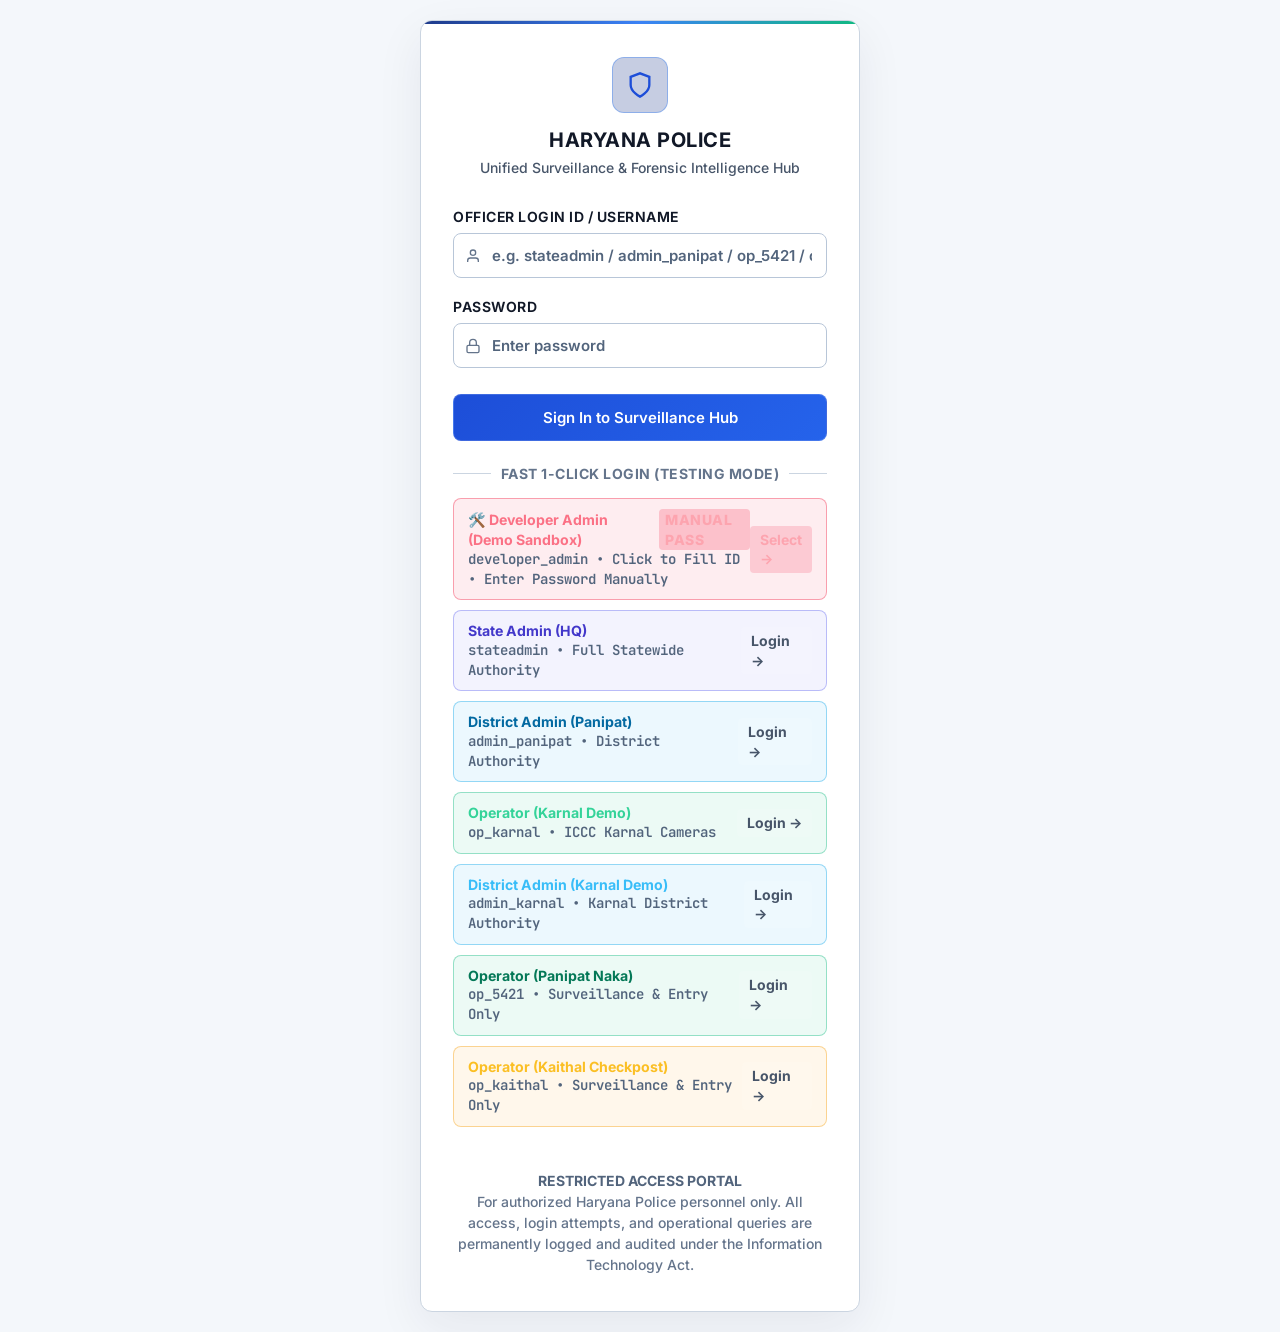
<file: static/login.html>
<!DOCTYPE html>

<html lang="en">
<head>
<meta charset="utf-8"/>
<meta content="width=device-width, initial-scale=1.0" name="viewport"/>
<title>Haryana Police - Official Surveillance Portal Login</title>
<link href="https://fonts.googleapis.com/css2?family=Inter:wght@300;400;500;600;700;800&amp;family=JetBrains+Mono:wght@500;700&amp;display=swap" rel="stylesheet"/>
<style>
        :root {
            --bg-body: #f4f7fb;
            --bg-card: #ffffff;
            --border-color: #e2e8f0;
            --border-highlight: #3b82f6;
            --text-primary: #172033;
            --text-secondary: #52647c;
            --text-muted: #64748b;
            --font-main: 'Inter', -apple-system, BlinkMacSystemFont, sans-serif;
            --font-mono: 'JetBrains Mono', monospace;
        }

        * {
            box-sizing: border-box;
            margin: 0;
            padding: 0;
        }

        body {
            font-family: var(--font-main);
            background-color: var(--bg-body);
            color: var(--text-primary);
            min-height: 100vh;
            display: flex;
            align-items: center;
            justify-content: center;
            padding: 20px;
            background-image: 
                radial-gradient(circle at 50% 15%, rgba(30, 58, 138, 0.22) 0%, transparent 60%),
                radial-gradient(circle at 80% 80%, rgba(241,245,249,0.4) 0%, transparent 50%);
        }

        .login-wrapper {
            width: 100%;
            max-width: 440px;
        }

        .login-card {
            background: #ffffff;
            border: 1px solid rgba(255, 255, 255, 0.1);
            border-radius: 12px;
            padding: 36px 32px;
            box-shadow: 0 20px 40px -15px rgba(0, 0, 0, 0.8), 0 0 0 1px rgba(255, 255, 255, 0.05);
            position: relative;
            overflow: hidden;
        }

        .login-card::before {
            content: '';
            position: absolute;
            top: 0;
            left: 0;
            right: 0;
            height: 3px;
            background: linear-gradient(90deg, #1e3a8a, #3b82f6, #10b981);
        }

        .brand-header {
            text-align: center;
            margin-bottom: 28px;
        }

        .police-badge-icon {
            width: 56px;
            height: 56px;
            margin: 0 auto 14px;
            background: rgba(30, 58, 138, 0.25);
            border: 1px solid rgba(59, 130, 246, 0.4);
            border-radius: 12px;
            display: flex;
            align-items: center;
            justify-content: center;
            color: #1d4ed8;
        }

        .brand-header h1 {
            font-size: 1.25rem;
            font-weight: 800;
            letter-spacing: 0.5px;
            color: #ffffff;
            margin-bottom: 4px;
            text-transform: uppercase;
        }

        .brand-header .subtitle {
            font-size: 0.875rem;
            color: var(--text-secondary);
            font-weight: 500;
        }

        .form-group {
            margin-bottom: 18px;
        }

        .form-group label {
            display: block;
            font-size: 0.875rem;
            font-weight: 700;
            color: #475569;
            margin-bottom: 6px;
            text-transform: uppercase;
            letter-spacing: 0.5px;
        }

        .input-wrap {
            position: relative;
        }

        .input-wrap svg {
            position: absolute;
            left: 12px;
            top: 50%;
            transform: translateY(-50%);
            color: #64748b;
        }

        .form-control {
            width: 100%;
            padding: 11px 14px 11px 38px;
            background: #f4f7fb;
            border: 1px solid var(--border-color);
            border-radius: 8px;
            color: #ffffff;
            font-size: 0.9825rem;
            font-family: inherit;
            transition: all 0.2s ease;
        }

        .form-control:focus {
            outline: none;
            border-color: #3b82f6;
            box-shadow: 0 0 0 3px rgba(59, 130, 246, 0.2);
            background: #f8fafc;
        }

        .btn-login {
            width: 100%;
            padding: 12px;
            background: linear-gradient(135deg, #1d4ed8, #2563eb);
            border: 1px solid rgba(255, 255, 255, 0.15);
            border-radius: 8px;
            color: #ffffff;
            font-weight: 700;
            font-size: 1.0125rem;
            cursor: pointer;
            transition: all 0.2s ease;
            margin-top: 8px;
        }

        .btn-login:hover {
            background: linear-gradient(135deg, #2563eb, #3b82f6);
            transform: translateY(-1px);
            box-shadow: 0 4px 12px rgba(37, 99, 235, 0.35);
        }

        .btn-login:disabled {
            opacity: 0.6;
            cursor: not-allowed;
            transform: none;
        }

        .login-error {
            background: rgba(239, 68, 68, 0.12);
            border: 1px solid rgba(239, 68, 68, 0.3);
            border-radius: 6px;
            padding: 10px 14px;
            color: #b91c1c;
            font-size: 0.875rem;
            margin-bottom: 18px;
            display: none;
        }

        .security-notice {
            margin-top: 24px;
            padding-top: 18px;
            border-top: 1px solid rgba(255, 255, 255, 0.08);
            font-size: 0.875rem;
            line-height: 1.5;
            color: var(--text-muted);
            text-align: center;
        }

        .security-notice strong {
            color: #52647c;
        }

        .quick-login-divider {
            display: flex;
            align-items: center;
            text-align: center;
            margin: 22px 0 14px 0;
            color: #64748b;
            font-size: 0.875rem;
            font-weight: 700;
            letter-spacing: 0.5px;
            text-transform: uppercase;
        }

        .quick-login-divider::before,
        .quick-login-divider::after {
            content: '';
            flex: 1;
            border-bottom: 1px solid var(--border-color);
        }

        .quick-login-divider span {
            padding: 0 10px;
        }

        .quick-login-grid {
            display: grid;
            grid-template-columns: 1fr;
            gap: 10px;
        }

        .btn-quick-login {
            display: flex;
            align-items: center;
            justify-content: space-between;
            padding: 10px 14px;
            border-radius: 8px;
            border: 1px solid var(--border-color);
            background: #f4f7fb;
            color: #ffffff;
            cursor: pointer;
            transition: all 0.2s ease;
            text-align: left;
            width: 100%;
        }

        .btn-quick-login:hover {
            transform: translateY(-1px);
        }

        .btn-quick-dev {
            border-color: rgba(244, 63, 94, 0.45);
            background: rgba(244, 63, 94, 0.09);
        }
        .btn-quick-dev:hover {
            background: rgba(244, 63, 94, 0.2);
            border-color: #f43f5e;
            box-shadow: 0 4px 14px rgba(244, 63, 94, 0.3);
        }

        .btn-quick-state {
            border-color: rgba(99, 102, 241, 0.4);
            background: rgba(99, 102, 241, 0.08);
        }
        .btn-quick-state:hover {
            background: rgba(99, 102, 241, 0.18);
            border-color: #6366f1;
            box-shadow: 0 4px 12px rgba(99, 102, 241, 0.25);
        }

        .btn-quick-district {
            border-color: rgba(14, 165, 233, 0.4);
            background: rgba(14, 165, 233, 0.08);
        }
        .btn-quick-district:hover {
            background: rgba(14, 165, 233, 0.18);
            border-color: #0ea5e9;
            box-shadow: 0 4px 12px rgba(14, 165, 233, 0.25);
        }

        .btn-quick-operator {
            border-color: rgba(16, 185, 129, 0.4);
            background: rgba(16, 185, 129, 0.08);
        }
        .btn-quick-operator:hover {
            background: rgba(16, 185, 129, 0.18);
            border-color: #10b981;
            box-shadow: 0 4px 12px rgba(16, 185, 129, 0.25);
        }

        .btn-quick-kaithal {
            border-color: rgba(245, 158, 11, 0.4);
            background: rgba(245, 158, 11, 0.08);
        }
        .btn-quick-kaithal:hover {
            background: rgba(245, 158, 11, 0.18);
            border-color: #f59e0b;
            box-shadow: 0 4px 12px rgba(245, 158, 11, 0.25);
        }

        .btn-quick-login .ql-info {
            display: flex;
            flex-direction: column;
        }

        .btn-quick-login .ql-role {
            font-size: 0.8825rem;
            font-weight: 700;
        }

        .btn-quick-login .ql-desc {
            font-size: 0.875rem;
            color: #52647c;
            font-family: var(--font-mono);
        }

        .btn-quick-login .ql-arrow {
            font-size: 0.875rem;
            font-weight: 700;
            padding: 4px 10px;
            border-radius: 4px;
            background: rgba(255, 255, 255, 0.08);
            color: #475569;
        }
    </style>
<link href="/static/light-ui.css?v=9" rel="stylesheet"/></head>
<body class="ui-light">
<div class="login-wrapper">
<div class="login-card">
<div class="brand-header">
<div class="police-badge-icon">
<svg fill="none" height="28" stroke="currentColor" stroke-width="2" viewbox="0 0 24 24" width="28"><path d="M12 22s8-4 8-10V5l-8-3-8 3v7c0 6 8 10 8 10z"></path></svg>
</div>
<h1>HARYANA POLICE</h1>
<div class="subtitle">Unified Surveillance &amp; Forensic Intelligence Hub</div>
</div>
<div class="login-error" id="loginError"></div>
<form id="loginForm" onsubmit="handleLoginSubmit(event)">
<div class="form-group">
<label for="usernameInput">Officer Login ID / Username</label>
<div class="input-wrap">
<svg fill="none" height="16" stroke="currentColor" stroke-width="2" viewbox="0 0 24 24" width="16"><path d="M20 21v-2a4 4 0 0 0-4-4H8a4 4 0 0 0-4 4v2"></path><circle cx="12" cy="7" r="4"></circle></svg>
<input autocomplete="username" class="form-control" id="usernameInput" placeholder="e.g. stateadmin / admin_panipat / op_5421 / op_kaithal" required="" type="text"/>
</div>
</div>
<div class="form-group">
<label for="passwordInput">Password</label>
<div class="input-wrap">
<svg fill="none" height="16" stroke="currentColor" stroke-width="2" viewbox="0 0 24 24" width="16"><rect height="11" rx="2" ry="2" width="18" x="3" y="11"></rect><path d="M7 11V7a5 5 0 0 1 10 0v4"></path></svg>
<input autocomplete="current-password" class="form-control" id="passwordInput" placeholder="Enter password" required="" type="password"/>
</div>
</div>
<button class="btn-login" id="btnLoginSubmit" type="submit">Sign In to Surveillance Hub</button>
</form>
<div class="quick-login-divider">
<span>Fast 1-Click Login (Testing Mode)</span>
</div>
<div class="quick-login-grid">
<!-- Developer Admin (Single-Click ID Fill, Manual Password Entry) -->
<button class="btn-quick-login btn-quick-dev" onclick="quickSelectDeveloperAdmin()" title="Auto-fill Developer Admin ID and enter password manually" type="button">
<div class="ql-info">
<span class="ql-role" style="color: #fb7185; display: flex; align-items: center; gap: 6px;">
<span>🛠️ Developer Admin (Demo Sandbox)</span>
<span style="font-size: 0.875rem; font-weight: 800; padding: 1px 6px; border-radius: 4px; background: rgba(244, 63, 94, 0.25); color: #fda4af; letter-spacing: 0.5px;">MANUAL PASS</span>
</span>
<span class="ql-desc">developer_admin • Click to Fill ID • Enter Password Manually</span>
</div>
<span class="ql-arrow" style="background: rgba(244, 63, 94, 0.2); color: #fda4af;">Select →</span>
</button>
<button class="btn-quick-login btn-quick-state" onclick="quickLogin('stateadmin', 'HaryanaPolice@HQ2026', 'State Admin')" type="button">
<div class="ql-info">
<span class="ql-role" style="color: #4338ca;">State Admin (HQ)</span>
<span class="ql-desc">stateadmin • Full Statewide Authority</span>
</div>
<span class="ql-arrow">Login →</span>
</button>
<button class="btn-quick-login btn-quick-district" onclick="quickLogin('admin_panipat', 'PanipatAdmin@2026', 'District Admin')" type="button">
<div class="ql-info">
<span class="ql-role" style="color: #0369a1;">District Admin (Panipat)</span>
<span class="ql-desc">admin_panipat • District Authority</span>
</div>
<span class="ql-arrow">Login →</span>
</button><button class="btn-quick-login btn-quick-operator" onclick="quickLogin('op_karnal', 'KarnalOperator@123', 'Duty Operator (Karnal)')" type="button">
<div class="ql-info">
<span class="ql-role" style="color: #34d399;">Operator (Karnal Demo)</span>
<span class="ql-desc">op_karnal • ICCC Karnal Cameras</span>
</div>
<span class="ql-arrow">Login →</span>
</button><button class="btn-quick-login btn-quick-district" onclick="quickLogin('admin_karnal', 'KarnalAdmin@2026', 'District Admin (Karnal)')" type="button">
<div class="ql-info">
<span class="ql-role" style="color: #38bdf8;">District Admin (Karnal Demo)</span>
<span class="ql-desc">admin_karnal • Karnal District Authority</span>
</div>
<span class="ql-arrow">Login →</span>
</button>
<button class="btn-quick-login btn-quick-operator" onclick="quickLogin('op_5421', 'Operator@123', 'Duty Operator (Panipat)')" type="button">
<div class="ql-info">
<span class="ql-role" style="color: #047857;">Operator (Panipat Naka)</span>
<span class="ql-desc">op_5421 • Surveillance &amp; Entry Only</span>
</div>
<span class="ql-arrow">Login →</span>
</button>
<button class="btn-quick-login btn-quick-kaithal" onclick="quickLogin('op_kaithal', 'KaithalOperator@123', 'Duty Operator (Kaithal)')" type="button">
<div class="ql-info">
<span class="ql-role" style="color: #fbbf24;">Operator (Kaithal Checkpost)</span>
<span class="ql-desc">op_kaithal • Surveillance &amp; Entry Only</span>
</div>
<span class="ql-arrow">Login →</span>
</button>
</div>
<div class="security-notice">
<strong>RESTRICTED ACCESS PORTAL</strong><br/>
                For authorized Haryana Police personnel only. All access, login attempts, and operational queries are permanently logged and audited under the Information Technology Act.
            </div>
</div>
</div>
<script>
        function quickSelectDeveloperAdmin() {
            const userInput = document.getElementById('usernameInput');
            const passInput = document.getElementById('passwordInput');
            const errBox = document.getElementById('loginError');

            // 1. Fill username only
            userInput.value = 'developer_admin';

            // 2. Clear password so user must enter it manually
            passInput.value = '';
            errBox.style.display = 'none';

            // 3. Immediately focus the password field
            passInput.focus();
            passInput.setAttribute('placeholder', 'Enter password for developer_admin');

            // 4. Temporary glow animation on password field to guide user
            passInput.style.borderColor = '#f43f5e';
            passInput.style.boxShadow = '0 0 0 3px rgba(244, 63, 94, 0.35)';
            setTimeout(() => {
                passInput.style.borderColor = '';
                passInput.style.boxShadow = '';
            }, 1800);
        }

        async function quickLogin(username, password, roleLabel) {
            document.getElementById('usernameInput').value = username;
            document.getElementById('passwordInput').value = password;
            const btn = document.getElementById('btnLoginSubmit');
            btn.innerText = `Logging in as ${roleLabel}...`;
            btn.disabled = true;

            const fakeEvent = { preventDefault: () => {} };
            await handleLoginSubmit(fakeEvent);
        }

        async function handleLoginSubmit(event) {
            event.preventDefault();
            const btn = document.getElementById('btnLoginSubmit');
            const errBox = document.getElementById('loginError');
            const username = document.getElementById('usernameInput').value.trim();
            const password = document.getElementById('passwordInput').value;

            errBox.style.display = 'none';
            btn.disabled = true;
            if (!btn.innerText.startsWith("Logging in as")) {
                btn.innerText = "Authenticating...";
            }

            try {
                const formData = new FormData();
                formData.append('username', username);
                formData.append('password', password);

                const res = await fetch('/api/auth/login', {
                    method: 'POST',
                    body: formData
                });
                const data = await res.json();

                if (res.ok && data.success) {
                    window.location.href = '/';
                } else {
                    errBox.innerText = data.detail || 'Invalid username or password.';
                    errBox.style.display = 'block';
                }
            } catch (err) {
                errBox.innerText = 'Connection error. Please verify the surveillance server is running.';
                errBox.style.display = 'block';
            } finally {
                btn.disabled = false;
                btn.innerText = "Sign In to Surveillance Hub";
            }
        }
    </script>
</body>
</html>
</file>
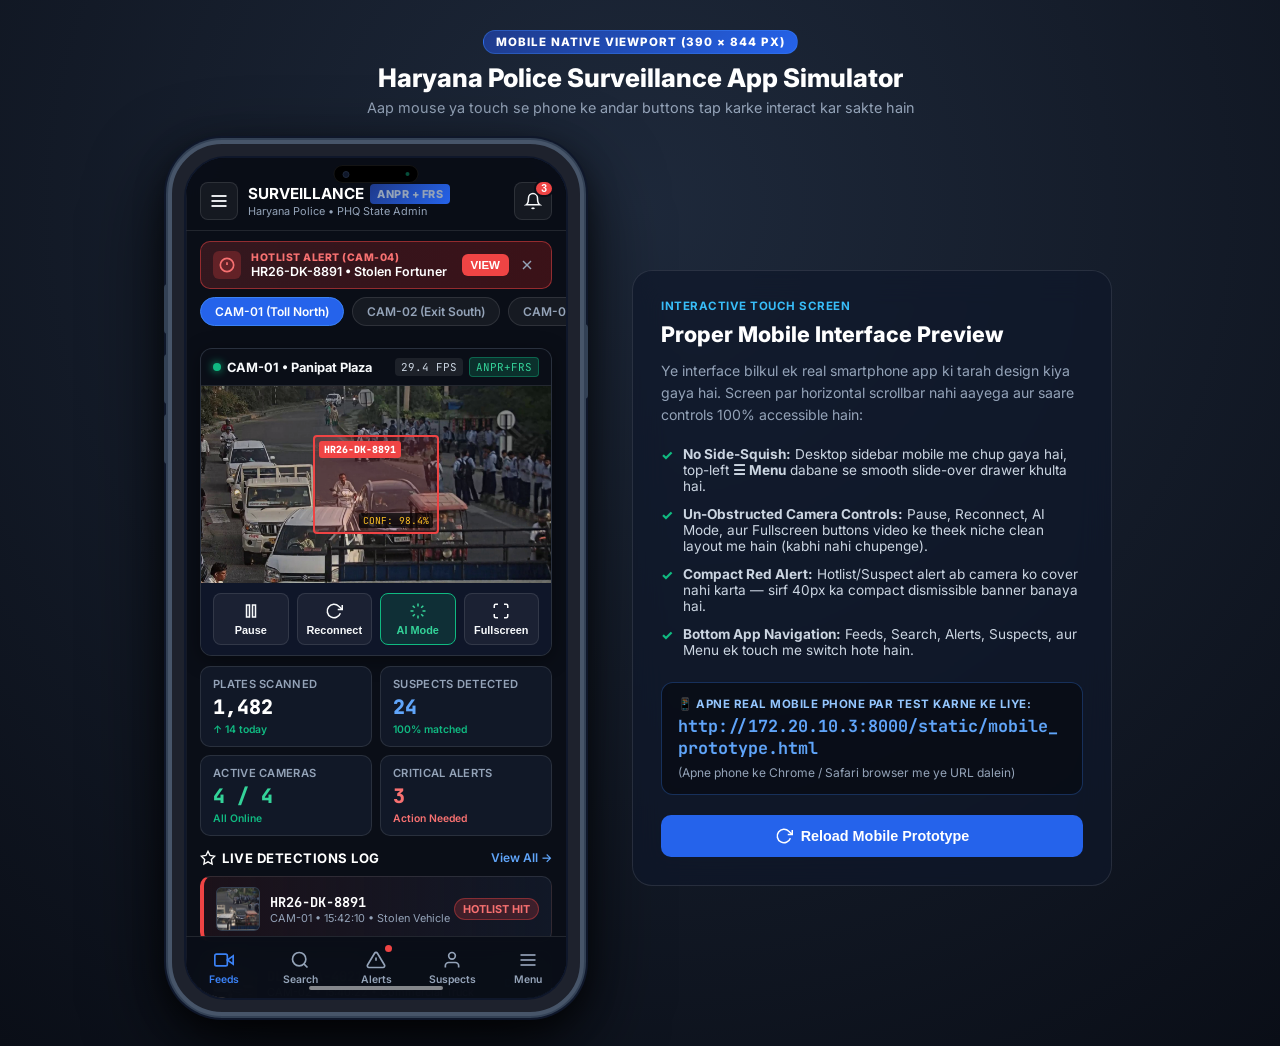
<file: static/mobile_device_preview.html>
<!DOCTYPE html>
<html lang="en">
<head>
    <meta charset="UTF-8">
    <meta name="viewport" content="width=device-width, initial-scale=1.0">
    <title>Haryana Police Surveillance - Mobile Device Simulator</title>
    <link href="https://fonts.googleapis.com/css2?family=Inter:wght@400;500;600;700;800&family=JetBrains+Mono:wght@500;700&display=swap" rel="stylesheet">
    <style>
        * {
            box-sizing: border-box;
            margin: 0;
            padding: 0;
        }

        body {
            font-family: 'Inter', -apple-system, BlinkMacSystemFont, sans-serif;
            background: radial-gradient(circle at 50% 20%, #1e293b 0%, #0a0e17 100%);
            color: #f8fafc;
            min-height: 100vh;
            display: flex;
            flex-direction: column;
            align-items: center;
            justify-content: center;
            padding: 30px 20px;
            overflow-x: hidden;
        }

        .simulator-top-bar {
            text-align: center;
            margin-bottom: 24px;
        }

        .badge-pill {
            background: linear-gradient(135deg, #1e3a8a, #2563eb);
            color: #ffffff;
            font-size: 0.72rem;
            font-weight: 800;
            letter-spacing: 1px;
            padding: 4px 12px;
            border-radius: 20px;
            text-transform: uppercase;
            display: inline-block;
            margin-bottom: 8px;
            border: 1px solid rgba(59, 130, 246, 0.4);
        }

        .simulator-top-bar h1 {
            font-size: 1.6rem;
            font-weight: 800;
            color: #ffffff;
            margin-bottom: 6px;
        }

        .simulator-top-bar p {
            color: #94a3b8;
            font-size: 0.9rem;
        }

        /* MAIN WRAPPER: PHONE + CONTROLS */
        .simulator-container {
            display: flex;
            align-items: center;
            justify-content: center;
            gap: 48px;
            max-width: 1100px;
            width: 100%;
        }

        /* SMARTPHONE HARDWARE CHASSIS MOCKUP */
        .phone-mockup-wrapper {
            position: relative;
            width: 416px;
            height: 876px;
            background: #1e222d;
            border-radius: 54px;
            padding: 12px;
            box-shadow: 
                0 0 0 2px #334155,
                0 0 0 4px #0f172a,
                0 30px 80px rgba(0, 0, 0, 0.8),
                0 10px 30px rgba(0, 0, 0, 0.6);
            border: 4px solid #475569;
            flex-shrink: 0;
        }

        /* Hardware buttons */
        .phone-mockup-wrapper::before {
            content: '';
            position: absolute;
            left: -8px;
            top: 140px;
            width: 4px;
            height: 50px;
            background: #334155;
            border-radius: 4px 0 0 4px;
            box-shadow: 0 70px 0 #334155, 0 130px 0 #334155;
        }

        .phone-mockup-wrapper::after {
            content: '';
            position: absolute;
            right: -8px;
            top: 180px;
            width: 4px;
            height: 75px;
            background: #334155;
            border-radius: 0 4px 4px 0;
        }

        /* SCREEN BEZEL */
        .phone-screen-container {
            position: relative;
            width: 100%;
            height: 100%;
            background: #000000;
            border-radius: 42px;
            overflow: hidden;
            border: 2px solid #0f172a;
        }

        /* DYNAMIC ISLAND / CAMERA NOTCH */
        .dynamic-island {
            position: absolute;
            top: 7px;
            left: 50%;
            transform: translateX(-50%);
            width: 85px;
            height: 18px;
            background: #000000;
            border-radius: 12px;
            z-index: 999;
            display: flex;
            align-items: center;
            justify-content: space-between;
            padding: 0 8px;
            border: 1px solid rgba(255, 255, 255, 0.08);
            pointer-events: none;
        }

        .camera-lens {
            width: 7px;
            height: 7px;
            background: #0f172a;
            border-radius: 50%;
            border: 1px solid #1e293b;
        }

        .sensor-dot {
            width: 4px;
            height: 4px;
            background: #064e3b;
            border-radius: 50%;
        }

        /* LIVE IFRAME INSIDE PHONE SCREEN */
        .phone-iframe {
            width: 100%;
            height: 100%;
            border: none;
            background: #0a0e17;
            display: block;
        }

        /* HOME INDICATOR BAR */
        .home-indicator {
            position: absolute;
            bottom: 8px;
            left: 50%;
            transform: translateX(-50%);
            width: 134px;
            height: 4px;
            background: rgba(255, 255, 255, 0.5);
            border-radius: 4px;
            z-index: 999;
            pointer-events: none;
        }

        /* INFO & DEVICE CONTROLS PANEL */
        .simulator-info-panel {
            flex: 1;
            max-width: 480px;
            background: rgba(15, 23, 42, 0.7);
            border: 1px solid rgba(255, 255, 255, 0.1);
            border-radius: 20px;
            padding: 28px;
            backdrop-filter: blur(16px);
        }

        .panel-badge {
            font-size: 0.72rem;
            color: #38bdf8;
            font-weight: 700;
            text-transform: uppercase;
            letter-spacing: 0.5px;
            margin-bottom: 8px;
            display: block;
        }

        .simulator-info-panel h2 {
            font-size: 1.35rem;
            font-weight: 800;
            color: #ffffff;
            margin-bottom: 12px;
            line-height: 1.25;
        }

        .simulator-info-panel p {
            color: #94a3b8;
            font-size: 0.88rem;
            line-height: 1.55;
            margin-bottom: 20px;
        }

        .feature-item-list {
            list-style: none;
            display: flex;
            flex-direction: column;
            gap: 12px;
            margin-bottom: 24px;
        }

        .feature-item {
            display: flex;
            align-items: flex-start;
            gap: 10px;
            font-size: 0.85rem;
            color: #cbd5e1;
        }

        .feature-check {
            color: #10b981;
            font-weight: 800;
            flex-shrink: 0;
            margin-top: 1px;
        }

        .phone-ip-box {
            background: rgba(0, 0, 0, 0.4);
            border: 1px solid rgba(59, 130, 246, 0.3);
            border-radius: 12px;
            padding: 14px 16px;
            margin-bottom: 20px;
        }

        .ip-label {
            font-size: 0.72rem;
            color: #93c5fd;
            font-weight: 700;
            text-transform: uppercase;
            letter-spacing: 0.5px;
            margin-bottom: 4px;
            display: block;
        }

        .ip-url {
            font-size: 1.05rem;
            font-family: 'JetBrains Mono', monospace;
            color: #60a5fa;
            font-weight: 700;
            word-break: break-all;
        }

        .btn-interact {
            display: inline-flex;
            align-items: center;
            justify-content: center;
            gap: 8px;
            background: #2563eb;
            color: white;
            padding: 12px 20px;
            border-radius: 10px;
            text-decoration: none;
            font-weight: 700;
            font-size: 0.9rem;
            border: none;
            cursor: pointer;
            width: 100%;
            transition: background 0.15s ease;
        }

        .btn-interact:hover {
            background: #1d4ed8;
        }

        @media (max-width: 960px) {
            .simulator-container {
                flex-direction: column;
            }
            .phone-mockup-wrapper {
                transform: scale(0.9);
                transform-origin: top center;
                margin-bottom: -60px;
            }
        }
    </style>
</head>
<body>

    <div class="simulator-top-bar">
        <span class="badge-pill">Mobile Native Viewport (390 × 844 px)</span>
        <h1>Haryana Police Surveillance App Simulator</h1>
        <p>Aap mouse ya touch se phone ke andar buttons tap karke interact kar sakte hain</p>
    </div>

    <div class="simulator-container">
        
        <!-- SMARTPHONE DEVICE MOCKUP FRAME -->
        <div class="phone-mockup-wrapper">
            <div class="phone-screen-container">
                
                <!-- Dynamic Island / Top Camera -->
                <div class="dynamic-island">
                    <span class="camera-lens"></span>
                    <span class="sensor-dot"></span>
                </div>

                <!-- Live Prototype Loaded Inside Mobile Viewport -->
                <iframe class="phone-iframe" src="/static/mobile_prototype.html" title="Mobile App Screen"></iframe>

                <!-- iPhone Home Indicator Bar -->
                <div class="home-indicator"></div>
            </div>
        </div>

        <!-- INFO & TESTING PANEL -->
        <div class="simulator-info-panel">
            <span class="panel-badge">Interactive Touch Screen</span>
            <h2>Proper Mobile Interface Preview</h2>
            <p>
                Ye interface bilkul ek real smartphone app ki tarah design kiya gaya hai. Screen par horizontal scrollbar nahi aayega aur saare controls 100% accessible hain:
            </p>

            <ul class="feature-item-list">
                <li class="feature-item">
                    <span class="feature-check">✓</span>
                    <div><strong>No Side-Squish:</strong> Desktop sidebar mobile me chup gaya hai, top-left <strong>☰ Menu</strong> dabane se smooth slide-over drawer khulta hai.</div>
                </li>
                <li class="feature-item">
                    <span class="feature-check">✓</span>
                    <div><strong>Un-Obstructed Camera Controls:</strong> Pause, Reconnect, AI Mode, aur Fullscreen buttons video ke theek niche clean layout me hain (kabhi nahi chupenge).</div>
                </li>
                <li class="feature-item">
                    <span class="feature-check">✓</span>
                    <div><strong>Compact Red Alert:</strong> Hotlist/Suspect alert ab camera ko cover nahi karta — sirf 40px ka compact dismissible banner banaya hai.</div>
                </li>
                <li class="feature-item">
                    <span class="feature-check">✓</span>
                    <div><strong>Bottom App Navigation:</strong> Feeds, Search, Alerts, Suspects, aur Menu ek touch me switch hote hain.</div>
                </li>
            </ul>

            <div class="phone-ip-box">
                <span class="ip-label">📱 Apne Real Mobile Phone Par Test Karne Ke Liye:</span>
                <div class="ip-url">http://172.20.10.3:8000/static/mobile_prototype.html</div>
                <div style="font-size: 0.75rem; color: #94a3b8; margin-top: 6px;">(Apne phone ke Chrome / Safari browser me ye URL dalein)</div>
            </div>

            <button class="btn-interact" onclick="document.querySelector('.phone-iframe').contentWindow.location.reload();">
                <svg width="18" height="18" viewBox="0 0 24 24" fill="none" stroke="currentColor" stroke-width="2"><polyline points="23 4 23 10 17 10"/><path d="M20.49 15a9 9 0 1 1-2.12-9.36L23 10"/></svg>
                Reload Mobile Prototype
            </button>
        </div>

    </div>

</body>
</html>
</file>
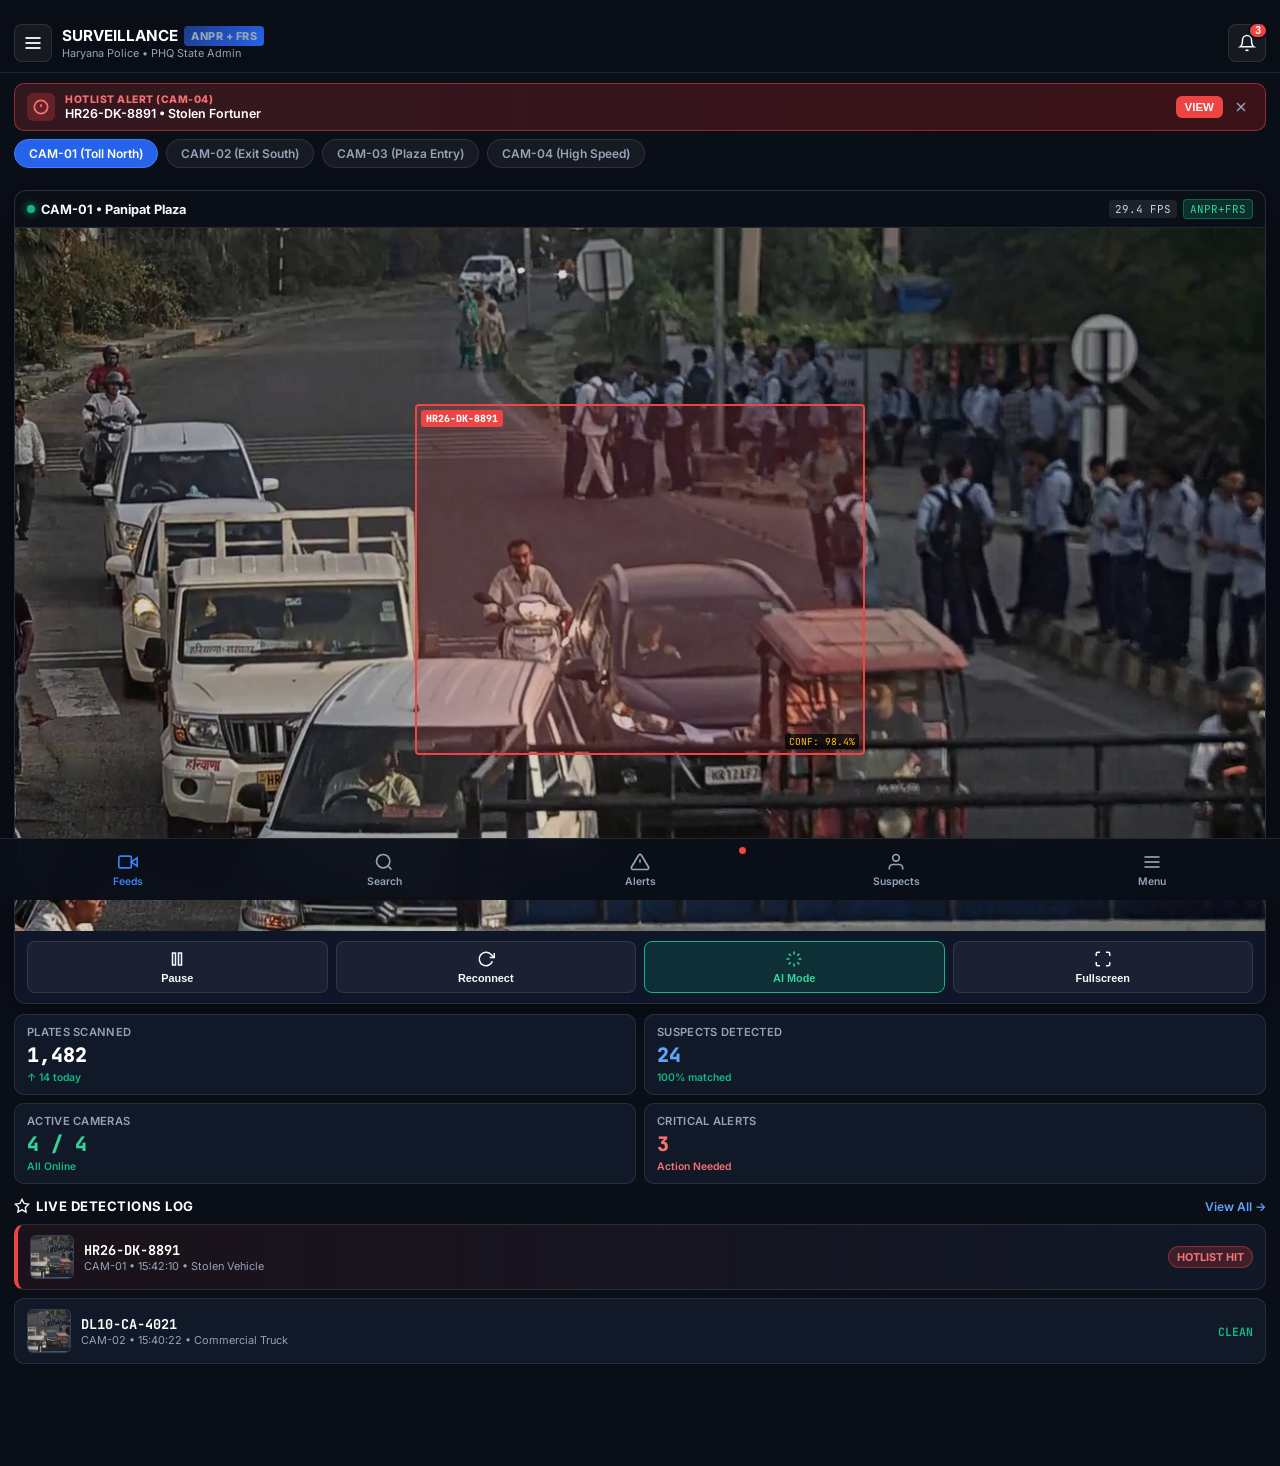
<file: static/mobile_prototype.html>
<!DOCTYPE html>
<html lang="en">
<head>
    <meta charset="UTF-8">
    <meta name="viewport" content="width=device-width, initial-scale=1.0, maximum-scale=1.0, user-scalable=no">
    <title>Haryana Police Surveillance - Mobile Interface Prototype</title>
    <link href="https://fonts.googleapis.com/css2?family=Inter:wght@400;500;600;700;800&family=JetBrains+Mono:wght@500;700&display=swap" rel="stylesheet">
    <style>
        :root {
            --bg-base: #0a0e17;
            --bg-surface: #111827;
            --bg-card: rgba(17, 24, 39, 0.85);
            --border-color: rgba(255, 255, 255, 0.1);
            --primary-accent: #3b82f6;
            --gold-accent: #f59e0b;
            --danger-accent: #ef4444;
            --success-accent: #10b981;
            --text-primary: #f8fafc;
            --text-muted: #94a3b8;
            --font-main: 'Inter', -apple-system, BlinkMacSystemFont, sans-serif;
            --font-mono: 'JetBrains Mono', monospace;
        }

        * {
            box-sizing: border-box;
            margin: 0;
            padding: 0;
            -webkit-tap-highlight-color: transparent;
        }

        body {
            font-family: var(--font-main);
            background-color: var(--bg-base);
            color: var(--text-primary);
            min-height: 100vh;
            padding-bottom: 74px; /* Space for bottom nav */
            overflow-x: hidden;
        }

        /* ================= MOBILE HEADER ================= */
        .mobile-header {
            position: sticky;
            top: 0;
            z-index: 50;
            background: rgba(10, 14, 23, 0.96);
            backdrop-filter: blur(12px);
            -webkit-backdrop-filter: blur(12px);
            border-bottom: 1px solid var(--border-color);
            padding: 24px 14px 10px 14px;
            display: flex;
            align-items: center;
            justify-content: space-between;
        }

        .header-brand {
            display: flex;
            align-items: center;
            gap: 10px;
        }

        .brand-badge-pill {
            background: linear-gradient(135deg, #1e3a8a, #2563eb);
            color: #ffffff;
            font-size: 0.65rem;
            font-weight: 800;
            letter-spacing: 0.5px;
            padding: 3px 7px;
            border-radius: 4px;
            text-transform: uppercase;
        }

        .brand-titles h1 {
            font-size: 0.95rem;
            font-weight: 700;
            color: #ffffff;
            line-height: 1.1;
        }

        .brand-titles span {
            font-size: 0.68rem;
            color: var(--text-muted);
            display: block;
        }

        .header-actions {
            display: flex;
            align-items: center;
            gap: 8px;
        }

        .icon-btn {
            background: rgba(255, 255, 255, 0.05);
            border: 1px solid var(--border-color);
            border-radius: 8px;
            width: 38px;
            height: 38px;
            display: flex;
            align-items: center;
            justify-content: center;
            color: var(--text-primary);
            cursor: pointer;
            position: relative;
            transition: all 0.2s ease;
        }

        .icon-btn:active {
            transform: scale(0.95);
            background: rgba(255, 255, 255, 0.1);
        }

        .notification-badge {
            position: absolute;
            top: -3px;
            right: -3px;
            background: var(--danger-accent);
            color: white;
            font-size: 0.65rem;
            font-weight: 700;
            border-radius: 10px;
            padding: 1px 5px;
            border: 2px solid var(--bg-base);
        }

        /* ================= COMPACT NON-INTRUSIVE ALERT BANNER ================= */
        .mobile-alert-banner {
            margin: 10px 14px 4px 14px;
            background: linear-gradient(90deg, rgba(239, 68, 68, 0.18), rgba(185, 28, 28, 0.28));
            border: 1px solid rgba(239, 68, 68, 0.5);
            border-radius: 10px;
            padding: 9px 12px;
            display: flex;
            align-items: center;
            justify-content: space-between;
            animation: pulseAlert 2.5s infinite;
        }

        @keyframes pulseAlert {
            0%, 100% { border-color: rgba(239, 68, 68, 0.4); }
            50% { border-color: rgba(239, 68, 68, 0.9); }
        }

        .alert-left {
            display: flex;
            align-items: center;
            gap: 10px;
            overflow: hidden;
        }

        .alert-icon-wrap {
            background: rgba(239, 68, 68, 0.25);
            width: 28px;
            height: 28px;
            border-radius: 6px;
            display: flex;
            align-items: center;
            justify-content: center;
            color: #f87171;
            flex-shrink: 0;
        }

        .alert-text {
            display: flex;
            flex-direction: column;
            overflow: hidden;
        }

        .alert-tag {
            font-size: 0.65rem;
            font-weight: 800;
            color: #f87171;
            letter-spacing: 0.5px;
            text-transform: uppercase;
        }

        .alert-detail {
            font-size: 0.78rem;
            font-weight: 600;
            color: #ffffff;
            white-space: nowrap;
            overflow: hidden;
            text-overflow: ellipsis;
        }

        .alert-actions-group {
            display: flex;
            align-items: center;
            gap: 6px;
            flex-shrink: 0;
            margin-left: 8px;
        }

        .btn-view-alert {
            background: #ef4444;
            color: white;
            border: none;
            padding: 5px 9px;
            border-radius: 6px;
            font-size: 0.72rem;
            font-weight: 700;
            cursor: pointer;
        }

        .btn-dismiss-alert {
            background: transparent;
            color: #94a3b8;
            border: none;
            padding: 4px;
            cursor: pointer;
            display: flex;
            align-items: center;
        }

        /* ================= CAMERA VIEWPORT CARD ================= */
        .stream-card-section {
            padding: 10px 14px;
        }

        .camera-card {
            background: var(--bg-surface);
            border: 1px solid var(--border-color);
            border-radius: 12px;
            overflow: hidden;
            box-shadow: 0 4px 20px rgba(0, 0, 0, 0.4);
        }

        .camera-header-bar {
            padding: 8px 12px;
            background: rgba(0, 0, 0, 0.4);
            display: flex;
            align-items: center;
            justify-content: space-between;
            border-bottom: 1px solid var(--border-color);
        }

        .cam-name-tag {
            display: flex;
            align-items: center;
            gap: 6px;
            font-size: 0.8rem;
            font-weight: 700;
        }

        .live-dot {
            width: 8px;
            height: 8px;
            background: #10b981;
            border-radius: 50%;
            box-shadow: 0 0 8px #10b981;
        }

        .cam-meta-pills {
            display: flex;
            align-items: center;
            gap: 6px;
        }

        .meta-pill {
            font-size: 0.68rem;
            font-family: var(--font-mono);
            padding: 2px 6px;
            border-radius: 4px;
            background: rgba(255, 255, 255, 0.08);
            color: #cbd5e1;
        }

        .meta-pill.active {
            background: rgba(16, 185, 129, 0.2);
            color: #34d399;
            border: 1px solid rgba(16, 185, 129, 0.4);
        }

        /* Mock Video Viewport */
        .video-viewport {
            position: relative;
            width: 100%;
            aspect-ratio: 16 / 9;
            background: #000;
            overflow: hidden;
            display: flex;
            align-items: center;
            justify-content: center;
        }

        .video-viewport img {
            width: 100%;
            height: 100%;
            object-fit: cover;
            filter: brightness(0.85);
        }

        /* Target Bounding Box Overlay */
        .bbox-overlay {
            position: absolute;
            top: 25%;
            left: 32%;
            width: 36%;
            height: 50%;
            border: 2px solid #ef4444;
            background: rgba(239, 68, 68, 0.15);
            border-radius: 4px;
            pointer-events: none;
            display: flex;
            flex-direction: column;
            justify-content: space-between;
            padding: 4px;
        }

        .bbox-tag {
            background: #ef4444;
            color: white;
            font-size: 0.62rem;
            font-weight: 800;
            padding: 2px 5px;
            border-radius: 3px;
            align-self: flex-start;
            font-family: var(--font-mono);
        }

        .bbox-score {
            background: rgba(0, 0, 0, 0.7);
            color: #fbbf24;
            font-size: 0.6rem;
            font-family: var(--font-mono);
            padding: 1px 4px;
            border-radius: 2px;
            align-self: flex-end;
        }

        /* Camera Controls Bar (Below Video - NEVER OBSTRUCTED) */
        .camera-controls-bar {
            padding: 10px 12px;
            background: rgba(15, 23, 42, 0.95);
            display: grid;
            grid-template-columns: repeat(4, 1fr);
            gap: 8px;
        }

        .touch-btn {
            display: flex;
            flex-direction: column;
            align-items: center;
            justify-content: center;
            gap: 4px;
            background: rgba(255, 255, 255, 0.05);
            border: 1px solid var(--border-color);
            border-radius: 8px;
            padding: 8px 4px;
            color: var(--text-primary);
            font-size: 0.68rem;
            font-weight: 600;
            cursor: pointer;
            transition: all 0.15s ease;
        }

        .touch-btn:active {
            background: rgba(59, 130, 246, 0.2);
            border-color: #3b82f6;
            transform: scale(0.97);
        }

        .touch-btn.active {
            background: rgba(16, 185, 129, 0.15);
            border-color: #10b981;
            color: #34d399;
        }

        /* ================= CAMERA SELECTOR CHIPS ================= */
        .cam-selector-scroll {
            padding: 4px 14px 12px 14px;
            display: flex;
            gap: 8px;
            overflow-x: auto;
            scrollbar-width: none;
        }

        .cam-selector-scroll::-webkit-scrollbar {
            display: none;
        }

        .cam-chip {
            flex-shrink: 0;
            background: rgba(255, 255, 255, 0.05);
            border: 1px solid var(--border-color);
            border-radius: 20px;
            padding: 6px 14px;
            font-size: 0.75rem;
            font-weight: 600;
            color: var(--text-muted);
            cursor: pointer;
        }

        .cam-chip.active {
            background: #2563eb;
            color: #ffffff;
            border-color: #3b82f6;
        }

        /* ================= METRIC STATS 2x2 ================= */
        .stats-grid {
            padding: 0 14px 14px 14px;
            display: grid;
            grid-template-columns: repeat(2, 1fr);
            gap: 8px;
        }

        .stat-card {
            background: var(--bg-surface);
            border: 1px solid var(--border-color);
            border-radius: 10px;
            padding: 10px 12px;
            display: flex;
            flex-direction: column;
            gap: 3px;
        }

        .stat-label {
            font-size: 0.7rem;
            color: var(--text-muted);
            text-transform: uppercase;
            font-weight: 600;
            letter-spacing: 0.3px;
        }

        .stat-value {
            font-size: 1.25rem;
            font-weight: 800;
            color: #ffffff;
            font-family: var(--font-mono);
        }

        .stat-sub {
            font-size: 0.65rem;
            color: #10b981;
            font-weight: 600;
        }

        /* ================= RECENT LIVE DETECTIONS ================= */
        .detections-section {
            padding: 0 14px 20px 14px;
        }

        .section-header-row {
            display: flex;
            align-items: center;
            justify-content: space-between;
            margin-bottom: 10px;
        }

        .section-title {
            font-size: 0.82rem;
            font-weight: 700;
            color: #ffffff;
            text-transform: uppercase;
            letter-spacing: 0.5px;
            display: flex;
            align-items: center;
            gap: 6px;
        }

        .view-all-link {
            font-size: 0.75rem;
            color: #60a5fa;
            text-decoration: none;
            font-weight: 600;
        }

        .detection-card-item {
            background: var(--bg-surface);
            border: 1px solid var(--border-color);
            border-radius: 10px;
            padding: 10px 12px;
            margin-bottom: 8px;
            display: flex;
            align-items: center;
            justify-content: space-between;
        }

        .detection-card-item.danger-hit {
            border-left: 4px solid #ef4444;
            background: linear-gradient(90deg, rgba(239, 68, 68, 0.08), var(--bg-surface));
        }

        .detection-info {
            display: flex;
            align-items: center;
            gap: 10px;
        }

        .detection-thumb {
            width: 44px;
            height: 44px;
            border-radius: 6px;
            object-fit: cover;
            border: 1px solid var(--border-color);
            background: #1e293b;
        }

        .detection-details h4 {
            font-size: 0.85rem;
            font-weight: 700;
            color: #ffffff;
            font-family: var(--font-mono);
        }

        .detection-details p {
            font-size: 0.68rem;
            color: var(--text-muted);
        }

        .hit-badge {
            font-size: 0.68rem;
            font-weight: 700;
            padding: 3px 8px;
            border-radius: 12px;
            background: rgba(239, 68, 68, 0.2);
            color: #f87171;
            border: 1px solid rgba(239, 68, 68, 0.4);
        }

        /* ================= BOTTOM MOBILE NAV BAR ================= */
        .bottom-nav-bar {
            position: fixed;
            bottom: 0;
            left: 0;
            right: 0;
            height: 62px;
            background: rgba(10, 14, 23, 0.96);
            backdrop-filter: blur(16px);
            -webkit-backdrop-filter: blur(16px);
            border-top: 1px solid var(--border-color);
            display: grid;
            grid-template-columns: repeat(5, 1fr);
            z-index: 100;
        }

        .nav-item {
            display: flex;
            flex-direction: column;
            align-items: center;
            justify-content: center;
            gap: 3px;
            color: var(--text-muted);
            text-decoration: none;
            cursor: pointer;
            position: relative;
            transition: color 0.15s ease;
        }

        .nav-item.active {
            color: #3b82f6;
        }

        .nav-item span {
            font-size: 0.65rem;
            font-weight: 600;
        }

        .nav-dot-badge {
            position: absolute;
            top: 8px;
            right: 22px;
            width: 7px;
            height: 7px;
            background: #ef4444;
            border-radius: 50%;
        }

        /* ================= SIDE SLIDE DRAWER ================= */
        .drawer-overlay {
            position: fixed;
            inset: 0;
            background: rgba(0, 0, 0, 0.7);
            backdrop-filter: blur(4px);
            z-index: 150;
            opacity: 0;
            pointer-events: none;
            transition: opacity 0.25s ease;
        }

        .drawer-overlay.open {
            opacity: 1;
            pointer-events: auto;
        }

        .side-drawer {
            position: fixed;
            top: 0;
            left: 0;
            bottom: 0;
            width: 82%;
            max-width: 320px;
            background: #0f172a;
            border-right: 1px solid var(--border-color);
            z-index: 160;
            transform: translateX(-100%);
            transition: transform 0.25s cubic-bezier(0.16, 1, 0.3, 1);
            display: flex;
            flex-direction: column;
            padding: 16px;
        }

        .side-drawer.open {
            transform: translateX(0);
        }

        .drawer-header {
            display: flex;
            align-items: center;
            justify-content: space-between;
            padding-bottom: 14px;
            border-bottom: 1px solid var(--border-color);
            margin-bottom: 16px;
        }

        .drawer-user-info {
            display: flex;
            align-items: center;
            gap: 10px;
        }

        .drawer-avatar {
            width: 40px;
            height: 40px;
            border-radius: 8px;
            background: #2563eb;
            display: flex;
            align-items: center;
            justify-content: center;
            font-weight: 800;
            color: white;
            font-size: 1rem;
        }

        .drawer-nav-list {
            list-style: none;
            display: flex;
            flex-direction: column;
            gap: 6px;
            flex: 1;
        }

        .drawer-nav-link {
            display: flex;
            align-items: center;
            gap: 12px;
            padding: 12px 14px;
            border-radius: 8px;
            color: var(--text-primary);
            text-decoration: none;
            font-size: 0.88rem;
            font-weight: 600;
            transition: background 0.15s ease;
        }

        .drawer-nav-link:active, .drawer-nav-link.active {
            background: rgba(59, 130, 246, 0.15);
            color: #60a5fa;
        }

        .drawer-footer {
            padding-top: 14px;
            border-top: 1px solid var(--border-color);
        }

        .btn-drawer-logout {
            width: 100%;
            background: rgba(239, 68, 68, 0.12);
            border: 1px solid rgba(239, 68, 68, 0.3);
            color: #f87171;
            padding: 10px;
            border-radius: 8px;
            font-size: 0.85rem;
            font-weight: 700;
            display: flex;
            align-items: center;
            justify-content: center;
            gap: 8px;
            cursor: pointer;
        }
    </style>
</head>
<body>

    <!-- ================= MOBILE HEADER ================= -->
    <header class="mobile-header">
        <div class="header-brand">
            <button class="icon-btn" onclick="toggleDrawer()" title="Menu">
                <svg width="20" height="20" viewBox="0 0 24 24" fill="none" stroke="currentColor" stroke-width="2.2"><line x1="3" y1="12" x2="21" y2="12"/><line x1="3" y1="6" x2="21" y2="6"/><line x1="3" y1="18" x2="21" y2="18"/></svg>
            </button>
            <div class="brand-titles">
                <div style="display: flex; align-items: center; gap: 6px;">
                    <h1>SURVEILLANCE</h1>
                    <span class="brand-badge-pill">ANPR + FRS</span>
                </div>
                <span>Haryana Police • PHQ State Admin</span>
            </div>
        </div>

        <div class="header-actions">
            <button class="icon-btn" onclick="showAlertsModal()" title="Alerts">
                <svg width="18" height="18" viewBox="0 0 24 24" fill="none" stroke="currentColor" stroke-width="2"><path d="M18 8A6 6 0 0 0 6 8c0 7-3 9-3 9h18s-3-2-3-9"/><path d="M13.73 21a2 2 0 0 1-3.46 0"/></svg>
                <span class="notification-badge">3</span>
            </button>
        </div>
    </header>

    <!-- ================= NON-INTRUSIVE DISMISSIBLE ALERT BANNER ================= -->
    <div class="mobile-alert-banner" id="mobileAlertBanner">
        <div class="alert-left">
            <div class="alert-icon-wrap">
                <svg width="16" height="16" viewBox="0 0 24 24" fill="none" stroke="currentColor" stroke-width="2.5"><circle cx="12" cy="12" r="10"/><line x1="12" y1="8" x2="12" y2="12"/><line x1="12" y1="16" x2="12.01" y2="16"/></svg>
            </div>
            <div class="alert-text">
                <span class="alert-tag">HOTLIST ALERT (CAM-04)</span>
                <span class="alert-detail">HR26-DK-8891 • Stolen Fortuner</span>
            </div>
        </div>
        <div class="alert-actions-group">
            <button class="btn-view-alert" onclick="alert('Viewing hotlist forensic report')">VIEW</button>
            <button class="btn-dismiss-alert" onclick="dismissBanner()" title="Dismiss">
                <svg width="16" height="16" viewBox="0 0 24 24" fill="none" stroke="currentColor" stroke-width="2"><line x1="18" y1="6" x2="6" y2="18"/><line x1="6" y1="6" x2="18" y2="18"/></svg>
            </button>
        </div>
    </div>

    <!-- ================= HORIZONTAL CAMERA CHIP SELECTOR ================= -->
    <div class="cam-selector-scroll">
        <div class="cam-chip active">CAM-01 (Toll North)</div>
        <div class="cam-chip">CAM-02 (Exit South)</div>
        <div class="cam-chip">CAM-03 (Plaza Entry)</div>
        <div class="cam-chip">CAM-04 (High Speed)</div>
    </div>

    <!-- ================= PRIMARY CAMERA STREAM CARD ================= -->
    <div class="stream-card-section">
        <div class="camera-card">
            <div class="camera-header-bar">
                <div class="cam-name-tag">
                    <span class="live-dot"></span>
                    <span>CAM-01 • Panipat Plaza</span>
                </div>
                <div class="cam-meta-pills">
                    <span class="meta-pill">29.4 FPS</span>
                    <span class="meta-pill active">ANPR+FRS</span>
                </div>
            </div>

            <!-- 16:9 Viewport with bounding box -->
            <div class="video-viewport">
                <img src="/static/benchmark_sample.jpg" alt="Live Camera Feed">
                <div class="bbox-overlay">
                    <span class="bbox-tag">HR26-DK-8891</span>
                    <span class="bbox-score">CONF: 98.4%</span>
                </div>
            </div>

            <!-- UN-OBSTRUCTED CAMERA CONTROLS BAR -->
            <div class="camera-controls-bar">
                <button class="touch-btn" id="btnPause" onclick="togglePause()">
                    <svg width="18" height="18" viewBox="0 0 24 24" fill="none" stroke="currentColor" stroke-width="2"><rect x="6" y="4" width="4" height="16"/><rect x="14" y="4" width="4" height="16"/></svg>
                    <span id="txtPause">Pause</span>
                </button>
                <button class="touch-btn" onclick="alert('Stream reconnect signal sent')">
                    <svg width="18" height="18" viewBox="0 0 24 24" fill="none" stroke="currentColor" stroke-width="2"><polyline points="23 4 23 10 17 10"/><path d="M20.49 15a9 9 0 1 1-2.12-9.36L23 10"/></svg>
                    <span>Reconnect</span>
                </button>
                <button class="touch-btn active" id="btnAiToggle" onclick="toggleAi()">
                    <svg width="18" height="18" viewBox="0 0 24 24" fill="none" stroke="currentColor" stroke-width="2"><path d="M12 2v4M12 18v4M4.93 4.93l2.83 2.83M16.24 16.24l2.83 2.83M2 12h4M18 12h4M4.93 19.07l2.83-2.83M16.24 7.76l2.83-2.83"/></svg>
                    <span>AI Mode</span>
                </button>
                <button class="touch-btn" onclick="alert('Entering Mobile Fullscreen')">
                    <svg width="18" height="18" viewBox="0 0 24 24" fill="none" stroke="currentColor" stroke-width="2"><path d="M8 3H5a2 2 0 0 0-2 2v3m18 0V5a2 2 0 0 0-2-2h-3m0 18h3a2 2 0 0 0 2-2v-3M3 16v3a2 2 0 0 0 2 2h3"/></svg>
                    <span>Fullscreen</span>
                </button>
            </div>
        </div>
    </div>

    <!-- ================= 2x2 METRICS STATS ================= -->
    <div class="stats-grid">
        <div class="stat-card">
            <span class="stat-label">Plates Scanned</span>
            <span class="stat-value">1,482</span>
            <span class="stat-sub">↑ 14 today</span>
        </div>
        <div class="stat-card">
            <span class="stat-label">Suspects Detected</span>
            <span class="stat-value" style="color: #60a5fa;">24</span>
            <span class="stat-sub">100% matched</span>
        </div>
        <div class="stat-card">
            <span class="stat-label">Active Cameras</span>
            <span class="stat-value" style="color: #34d399;">4 / 4</span>
            <span class="stat-sub">All Online</span>
        </div>
        <div class="stat-card">
            <span class="stat-label">Critical Alerts</span>
            <span class="stat-value" style="color: #f87171;">3</span>
            <span class="stat-sub" style="color: #f87171;">Action Needed</span>
        </div>
    </div>

    <!-- ================= RECENT DETECTIONS FEED ================= -->
    <div class="detections-section">
        <div class="section-header-row">
            <span class="section-title">
                <svg width="16" height="16" viewBox="0 0 24 24" fill="none" stroke="currentColor" stroke-width="2"><polygon points="12 2 15.09 8.26 22 9.27 17 14.14 18.18 21.02 12 17.77 5.82 21.02 7 14.14 2 9.27 8.91 8.26 12 2"/></svg>
                Live Detections Log
            </span>
            <a href="#" class="view-all-link">View All →</a>
        </div>

        <!-- Detection Item 1 -->
        <div class="detection-card-item danger-hit">
            <div class="detection-info">
                <img src="/static/benchmark_sample.jpg" class="detection-thumb" alt="Plate">
                <div class="detection-details">
                    <h4>HR26-DK-8891</h4>
                    <p>CAM-01 • 15:42:10 • Stolen Vehicle</p>
                </div>
            </div>
            <span class="hit-badge">HOTLIST HIT</span>
        </div>

        <!-- Detection Item 2 -->
        <div class="detection-card-item">
            <div class="detection-info">
                <img src="/static/benchmark_sample.jpg" class="detection-thumb" alt="Plate">
                <div class="detection-details">
                    <h4>DL10-CA-4021</h4>
                    <p>CAM-02 • 15:40:22 • Commercial Truck</p>
                </div>
            </div>
            <span style="font-size: 0.72rem; color: #10b981; font-weight: 700; font-family: var(--font-mono);">CLEAN</span>
        </div>
    </div>

    <!-- ================= BOTTOM NAVIGATION BAR ================= -->
    <nav class="bottom-nav-bar">
        <a class="nav-item active" onclick="switchNav(this)">
            <svg width="20" height="20" viewBox="0 0 24 24" fill="none" stroke="currentColor" stroke-width="2"><path d="M23 7l-7 5 7 5V7z"/><rect x="1" y="5" width="15" height="14" rx="2" ry="2"/></svg>
            <span>Feeds</span>
        </a>
        <a class="nav-item" onclick="switchNav(this)">
            <svg width="20" height="20" viewBox="0 0 24 24" fill="none" stroke="currentColor" stroke-width="2"><circle cx="11" cy="11" r="8"/><line x1="21" y1="21" x2="16.65" y2="16.65"/></svg>
            <span>Search</span>
        </a>
        <a class="nav-item" onclick="switchNav(this)">
            <div class="nav-dot-badge"></div>
            <svg width="20" height="20" viewBox="0 0 24 24" fill="none" stroke="currentColor" stroke-width="2"><path d="M10.29 3.86L1.82 18a2 2 0 0 0 1.71 3h16.94a2 2 0 0 0 1.71-3L13.71 3.86a2 2 0 0 0-3.42 0z"/><line x1="12" y1="9" x2="12" y2="13"/><line x1="12" y1="17" x2="12.01" y2="17"/></svg>
            <span>Alerts</span>
        </a>
        <a class="nav-item" onclick="switchNav(this)">
            <svg width="20" height="20" viewBox="0 0 24 24" fill="none" stroke="currentColor" stroke-width="2"><path d="M20 21v-2a4 4 0 0 0-4-4H8a4 4 0 0 0-4 4v2"/><circle cx="12" cy="7" r="4"/></svg>
            <span>Suspects</span>
        </a>
        <a class="nav-item" onclick="toggleDrawer()">
            <svg width="20" height="20" viewBox="0 0 24 24" fill="none" stroke="currentColor" stroke-width="2"><line x1="3" y1="12" x2="21" y2="12"/><line x1="3" y1="6" x2="21" y2="6"/><line x1="3" y1="18" x2="21" y2="18"/></svg>
            <span>Menu</span>
        </a>
    </nav>

    <!-- ================= SLIDE-OUT TOUCH DRAWER ================= -->
    <div class="drawer-overlay" id="drawerOverlay" onclick="toggleDrawer()"></div>
    <div class="side-drawer" id="sideDrawer">
        <div class="drawer-header">
            <div class="drawer-user-info">
                <div class="drawer-avatar">HP</div>
                <div>
                    <h3 style="font-size: 0.9rem; font-weight: 700; color: #fff;">State Admin</h3>
                    <p style="font-size: 0.72rem; color: #94a3b8;">HP-HQ-001 • Panchkula</p>
                </div>
            </div>
            <button class="icon-btn" onclick="toggleDrawer()" style="width: 32px; height: 32px;">
                <svg width="18" height="18" viewBox="0 0 24 24" fill="none" stroke="currentColor" stroke-width="2"><line x1="18" y1="6" x2="6" y2="18"/><line x1="6" y1="6" x2="18" y2="18"/></svg>
            </button>
        </div>

        <ul class="drawer-nav-list">
            <li><a href="#" class="drawer-nav-link active">📹 Multi-Camera Live Feeds</a></li>
            <li><a href="#" class="drawer-nav-link">🔍 Smart Vehicle Search</a></li>
            <li><a href="#" class="drawer-nav-link">👥 FRS Suspect Database</a></li>
            <li><a href="#" class="drawer-nav-link">🚨 Hotlist Alert Audit Logs</a></li>
            <li><a href="#" class="drawer-nav-link">📍 Vehicle Movement Trails</a></li>
            <li><a href="#" class="drawer-nav-link">👮 Officer & User Management</a></li>
            <li><a href="#" class="drawer-nav-link">⚙️ System & AI Settings</a></li>
        </ul>

        <div class="drawer-footer">
            <button class="btn-drawer-logout" onclick="alert('Logging out...')">
                <svg width="16" height="16" viewBox="0 0 24 24" fill="none" stroke="currentColor" stroke-width="2"><path d="M9 21H5a2 2 0 0 1-2-2V5a2 2 0 0 1 2-2h4"/><polyline points="16 17 21 12 16 7"/><line x1="21" y1="12" x2="9" y2="12"/></svg>
                Logout from Mobile Session
            </button>
        </div>
    </div>

    <script>
        function toggleDrawer() {
            const drawer = document.getElementById('sideDrawer');
            const overlay = document.getElementById('drawerOverlay');
            drawer.classList.toggle('open');
            overlay.classList.toggle('open');
        }

        function dismissBanner() {
            const banner = document.getElementById('mobileAlertBanner');
            banner.style.display = 'none';
        }

        function togglePause() {
            const txt = document.getElementById('txtPause');
            const btn = document.getElementById('btnPause');
            if (txt.innerText === 'Pause') {
                txt.innerText = 'Resume';
                btn.style.borderColor = '#fbbf24';
                btn.style.color = '#fbbf24';
            } else {
                txt.innerText = 'Pause';
                btn.style.borderColor = '';
                btn.style.color = '';
            }
        }

        function toggleAi() {
            const btn = document.getElementById('btnAiToggle');
            btn.classList.toggle('active');
        }

        function switchNav(el) {
            document.querySelectorAll('.nav-item').forEach(item => item.classList.remove('active'));
            el.classList.add('active');
        }

        function showAlertsModal() {
            alert('Emergency Alert Drawer: 3 unreviewed hotlist matches in last 1 hour.');
        }
    </script>
</body>
</html>
</file>
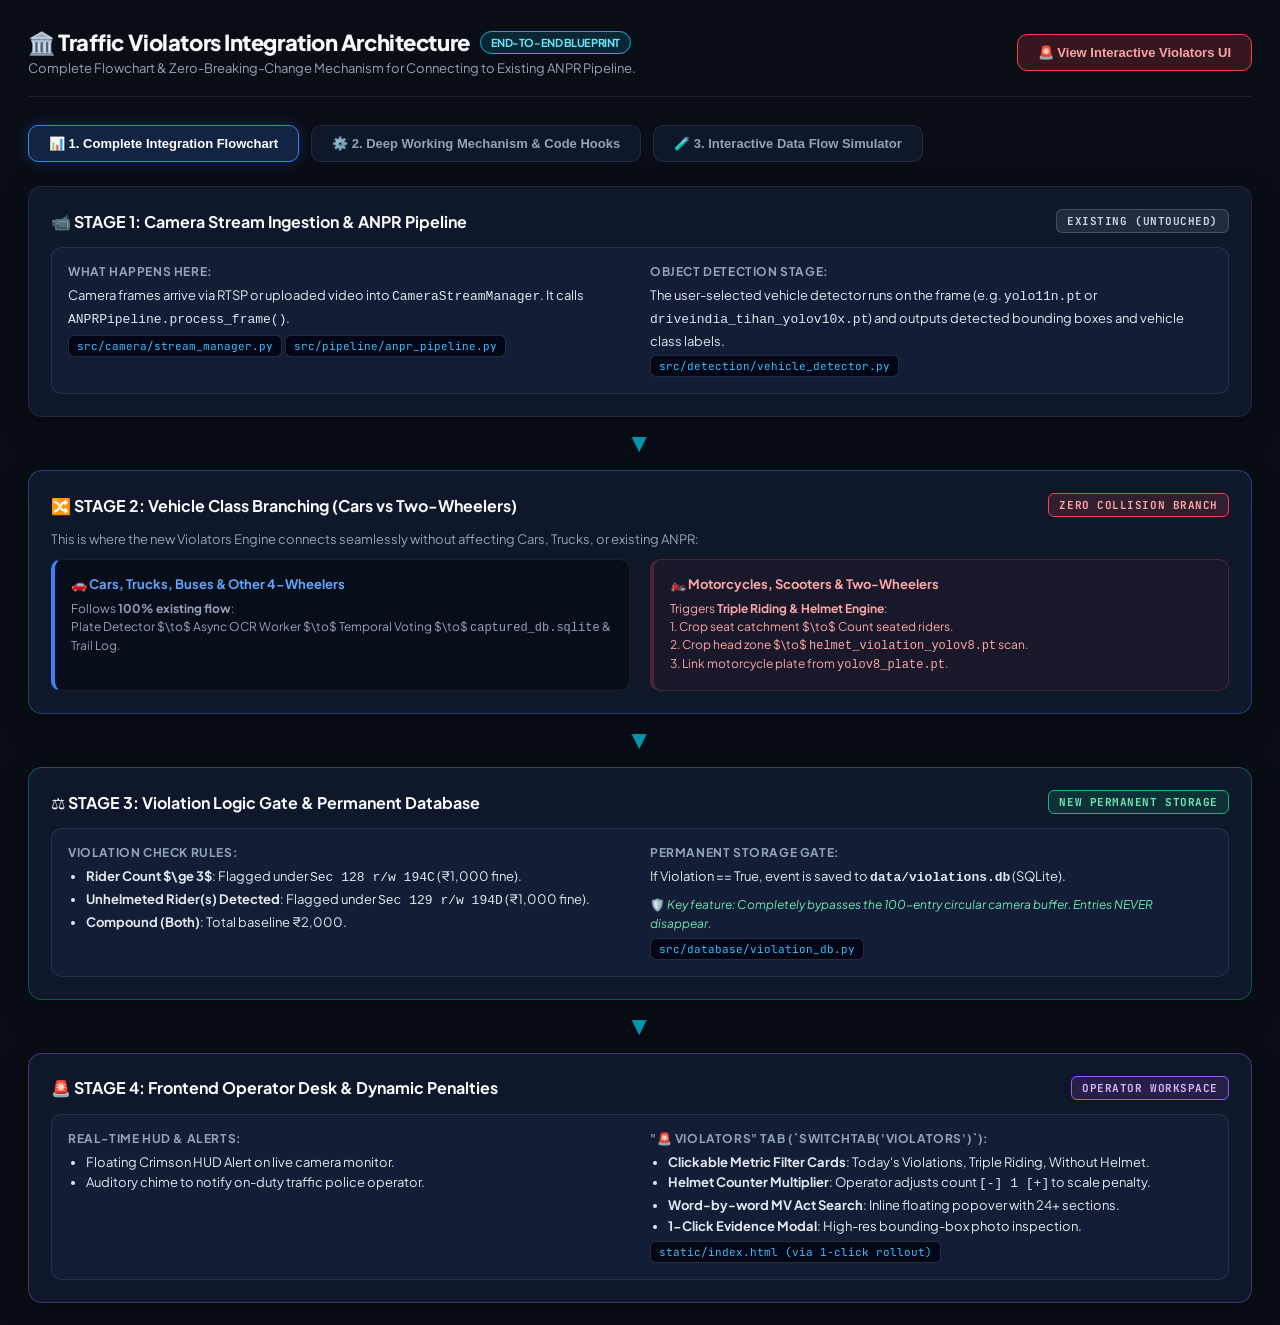
<file: static/prototype_architecture_flowchart.html>
<!DOCTYPE html>
<html lang="en">
<head>
    <meta charset="UTF-8">
    <meta name="viewport" content="width=device-width, initial-scale=1.0">
    <title>🏛️ Traffic Violators Integration Architecture & Flowchart</title>
    <link href="https://fonts.googleapis.com/css2?family=JetBrains+Mono:wght@400;600;700&family=Plus+Jakarta+Sans:wght@400;500;600;700;800&display=swap" rel="stylesheet">
    <style>
        :root {
            --bg-base: #090d16;
            --bg-surface: #0f172a;
            --bg-card: #131d35;
            --bg-elevated: #1a2644;
            --border-dim: rgba(255, 255, 255, 0.08);
            --border-cyan: rgba(6, 182, 212, 0.4);
            --border-red: rgba(239, 68, 68, 0.4);
            --text-main: #f8fafc;
            --text-muted: #94a3b8;
            --accent-red: #ef4444;
            --accent-amber: #f59e0b;
            --accent-emerald: #10b981;
            --accent-cyan: #06b6d4;
            --accent-blue: #3b82f6;
            --accent-purple: #a855f7;
            --font-sans: 'Plus Jakarta Sans', system-ui, sans-serif;
            --font-mono: 'JetBrains Mono', monospace;
        }

        * {
            box-sizing: border-box;
            margin: 0;
            padding: 0;
        }

        body {
            background-color: var(--bg-base);
            color: var(--text-main);
            font-family: var(--font-sans);
            padding: 28px;
            min-height: 100vh;
        }

        .header-bar {
            display: flex;
            justify-content: space-between;
            align-items: center;
            padding-bottom: 20px;
            margin-bottom: 28px;
            border-bottom: 1px solid var(--border-dim);
        }

        .header-title-box h1 {
            font-size: 22px;
            font-weight: 800;
            display: flex;
            align-items: center;
            gap: 10px;
            letter-spacing: -0.02em;
        }

        .badge-arch {
            background: rgba(6, 182, 212, 0.15);
            border: 1px solid var(--accent-cyan);
            color: #67e8f9;
            font-size: 11px;
            font-weight: 700;
            padding: 4px 10px;
            border-radius: 20px;
            text-transform: uppercase;
        }

        /* Nav Pills for Tabs inside flowchart */
        .nav-tabs-row {
            display: flex;
            gap: 12px;
            margin-bottom: 24px;
        }

        .tab-btn {
            background: var(--bg-surface);
            border: 1px solid var(--border-dim);
            color: var(--text-muted);
            padding: 10px 20px;
            border-radius: 10px;
            font-size: 13px;
            font-weight: 700;
            cursor: pointer;
            transition: all 0.2s;
            display: flex;
            align-items: center;
            gap: 8px;
        }

        .tab-btn.active {
            background: rgba(59, 130, 246, 0.2);
            border-color: var(--accent-blue);
            color: #fff;
            box-shadow: 0 0 15px rgba(59, 130, 246, 0.25);
        }

        .section-view {
            display: none;
        }
        .section-view.active {
            display: block;
        }

        /* Flow Diagram Container */
        .flow-container {
            display: flex;
            flex-direction: column;
            gap: 20px;
            position: relative;
        }

        /* Step Card */
        .flow-step-card {
            background: var(--bg-surface);
            border: 1px solid var(--border-dim);
            border-radius: 14px;
            padding: 22px;
            position: relative;
            box-shadow: 0 10px 30px rgba(0, 0, 0, 0.35);
            transition: all 0.2s;
        }

        .flow-step-card:hover {
            border-color: rgba(255, 255, 255, 0.2);
        }

        .step-header {
            display: flex;
            justify-content: space-between;
            align-items: center;
            margin-bottom: 14px;
        }

        .step-number-tag {
            font-family: var(--font-mono);
            font-weight: 700;
            font-size: 11px;
            padding: 4px 10px;
            border-radius: 6px;
            letter-spacing: 0.05em;
        }

        .tag-existing {
            background: rgba(148, 163, 184, 0.15);
            color: #cbd5e1;
            border: 1px solid rgba(148, 163, 184, 0.3);
        }

        .tag-new {
            background: rgba(239, 68, 68, 0.15);
            color: #fca5a5;
            border: 1px solid var(--accent-red);
        }

        .tag-database {
            background: rgba(16, 185, 129, 0.15);
            color: #6ee7b7;
            border: 1px solid var(--accent-emerald);
        }

        .tag-ui {
            background: rgba(168, 85, 247, 0.15);
            color: #d8b4fe;
            border: 1px solid var(--accent-purple);
        }

        .step-title {
            font-size: 16px;
            font-weight: 700;
            display: flex;
            align-items: center;
            gap: 10px;
        }

        .step-content-grid {
            display: grid;
            grid-template-columns: 1fr 1fr;
            gap: 20px;
            background: var(--bg-card);
            border: 1px solid var(--border-dim);
            border-radius: 10px;
            padding: 16px;
        }

        .detail-item h4 {
            font-size: 12px;
            font-weight: 700;
            text-transform: uppercase;
            color: var(--text-muted);
            margin-bottom: 6px;
            letter-spacing: 0.05em;
        }

        .detail-item p, .detail-item ul {
            font-size: 13px;
            line-height: 1.6;
            color: #e2e8f0;
        }

        .detail-item ul {
            padding-left: 18px;
        }

        .file-hook-chip {
            display: inline-flex;
            align-items: center;
            gap: 6px;
            background: #020617;
            border: 1px solid rgba(255, 255, 255, 0.15);
            padding: 3px 8px;
            border-radius: 6px;
            font-family: var(--font-mono);
            font-size: 11px;
            color: #38bdf8;
            margin-top: 4px;
        }

        /* Flow Connector Arrow */
        .flow-arrow {
            display: flex;
            align-items: center;
            justify-content: center;
            color: var(--accent-cyan);
            font-size: 20px;
            margin: -6px 0;
            opacity: 0.8;
        }

        /* Side-by-side Pipeline vs Existing Branching */
        .branch-grid {
            display: grid;
            grid-template-columns: 1fr 1fr;
            gap: 20px;
            margin-top: 8px;
        }

        .branch-box {
            border-radius: 10px;
            padding: 16px;
            background: #080d1a;
            border: 1px solid var(--border-dim);
        }

        .branch-box.cars {
            border-left: 4px solid var(--accent-blue);
        }

        .branch-box.bikes {
            border-left: 4px solid var(--accent-red);
            background: rgba(239, 68, 68, 0.04);
            border-color: rgba(239, 68, 68, 0.25);
        }

        .branch-title {
            font-size: 13px;
            font-weight: 700;
            margin-bottom: 8px;
            display: flex;
            align-items: center;
            gap: 6px;
        }

        /* Interactive Simulation Box */
        .sim-card {
            background: var(--bg-surface);
            border: 1px solid var(--border-cyan);
            border-radius: 14px;
            padding: 24px;
            margin-bottom: 24px;
        }

        .sim-title {
            font-size: 15px;
            font-weight: 800;
            margin-bottom: 12px;
            color: #67e8f9;
        }

        .sim-buttons-row {
            display: flex;
            gap: 12px;
            margin-bottom: 16px;
        }

        .btn-sim {
            background: var(--bg-card);
            border: 1px solid var(--border-dim);
            color: #fff;
            padding: 10px 16px;
            border-radius: 8px;
            font-weight: 700;
            font-size: 12px;
            cursor: pointer;
            transition: all 0.2s;
        }

        .btn-sim:hover {
            border-color: var(--accent-cyan);
            background: rgba(6, 182, 212, 0.15);
        }

        .sim-log-box {
            background: #020617;
            border: 1px solid rgba(255, 255, 255, 0.1);
            border-radius: 8px;
            padding: 14px;
            font-family: var(--font-mono);
            font-size: 12px;
            color: #a7f3d0;
            min-height: 120px;
            max-height: 220px;
            overflow-y: auto;
            line-height: 1.6;
        }
    </style>
</head>
<body>

    <!-- Header -->
    <div class="header-bar">
        <div class="header-title-box">
            <h1>
                <span>🏛️ Traffic Violators Integration Architecture</span>
                <span class="badge-arch">End-to-End Blueprint</span>
            </h1>
            <p style="color: var(--text-muted); font-size: 13px; margin-top: 4px;">
                Complete Flowchart & Zero-Breaking-Change Mechanism for Connecting to Existing ANPR Pipeline.
            </p>
        </div>
        <div>
            <a href="/static/demo_violators_management.html" target="_blank" style="text-decoration: none;">
                <button class="tab-btn" style="background: rgba(239, 68, 68, 0.2); border-color: var(--accent-red); color: #fca5a5;">
                    🚨 View Interactive Violators UI
                </button>
            </a>
        </div>
    </div>

    <!-- Navigation Tabs -->
    <div class="nav-tabs-row">
        <button class="tab-btn active" onclick="switchSection('flowchart', this)">
            📊 1. Complete Integration Flowchart
        </button>
        <button class="tab-btn" onclick="switchSection('mechanism', this)">
            ⚙️ 2. Deep Working Mechanism & Code Hooks
        </button>
        <button class="tab-btn" onclick="switchSection('simulation', this)">
            🧪 3. Interactive Data Flow Simulator
        </button>
    </div>

    <!-- ============================================================= -->
    <!-- SECTION 1: FLOWCHART -->
    <!-- ============================================================= -->
    <div id="sec-flowchart" class="section-view active">
        
        <div class="flow-container">
            
            <!-- STAGE 1: EXISTING RTSP INGESTION -->
            <div class="flow-step-card">
                <div class="step-header">
                    <div class="step-title">
                        <span>📹 STAGE 1: Camera Stream Ingestion & ANPR Pipeline</span>
                    </div>
                    <span class="step-number-tag tag-existing">EXISTING (UNTOUCHED)</span>
                </div>
                <div class="step-content-grid">
                    <div class="detail-item">
                        <h4>What happens here:</h4>
                        <p>Camera frames arrive via RTSP or uploaded video into <code>CameraStreamManager</code>. It calls <code>ANPRPipeline.process_frame()</code>.</p>
                        <div class="file-hook-chip">src/camera/stream_manager.py</div>
                        <div class="file-hook-chip">src/pipeline/anpr_pipeline.py</div>
                    </div>
                    <div class="detail-item">
                        <h4>Object Detection Stage:</h4>
                        <p>The user-selected vehicle detector runs on the frame (e.g. <code>yolo11n.pt</code> or <code>driveindia_tihan_yolov10x.pt</code>) and outputs detected bounding boxes and vehicle class labels.</p>
                        <div class="file-hook-chip">src/detection/vehicle_detector.py</div>
                    </div>
                </div>
            </div>

            <div class="flow-arrow">▼</div>

            <!-- STAGE 2: VEHICLE CLASSIFICATION BRANCHING -->
            <div class="flow-step-card" style="border-color: rgba(59, 130, 246, 0.4);">
                <div class="step-header">
                    <div class="step-title">
                        <span>🔀 STAGE 2: Vehicle Class Branching (Cars vs Two-Wheelers)</span>
                    </div>
                    <span class="step-number-tag tag-new">ZERO COLLISION BRANCH</span>
                </div>
                <p style="font-size: 13px; color: var(--text-muted); margin-bottom: 12px;">
                    This is where the new Violators Engine connects seamlessly without affecting Cars, Trucks, or existing ANPR:
                </p>
                <div class="branch-grid">
                    <div class="branch-box cars">
                        <div class="branch-title" style="color: #60a5fa;">
                            <span>🚗 Cars, Trucks, Buses & Other 4-Wheelers</span>
                        </div>
                        <p style="font-size: 12px; color: #94a3b8; line-height: 1.5;">
                            Follows <strong>100% existing flow</strong>:<br>
                            Plate Detector $\to$ Async OCR Worker $\to$ Temporal Voting $\to$ <code>captured_db.sqlite</code> & Trail Log.
                        </p>
                    </div>
                    <div class="branch-box bikes">
                        <div class="branch-title" style="color: #fca5a5;">
                            <span>🏍️ Motorcycles, Scooters & Two-Wheelers</span>
                        </div>
                        <p style="font-size: 12px; color: #fca5a5; line-height: 1.5;">
                            Triggers <strong>Triple Riding & Helmet Engine</strong>:<br>
                            1. Crop seat catchment $\to$ Count seated riders.<br>
                            2. Crop head zone $\to$ <code>helmet_violation_yolov8.pt</code> scan.<br>
                            3. Link motorcycle plate from <code>yolov8_plate.pt</code>.
                        </p>
                    </div>
                </div>
            </div>

            <div class="flow-arrow">▼</div>

            <!-- STAGE 3: VIOLATION EVALUATION & STORAGE -->
            <div class="flow-step-card" style="border-color: rgba(16, 185, 129, 0.4);">
                <div class="step-header">
                    <div class="step-title">
                        <span>⚖️ STAGE 3: Violation Logic Gate & Permanent Database</span>
                    </div>
                    <span class="step-number-tag tag-database">NEW PERMANENT STORAGE</span>
                </div>
                <div class="step-content-grid">
                    <div class="detail-item">
                        <h4>Violation Check Rules:</h4>
                        <ul>
                            <li><strong>Rider Count $\ge 3$</strong>: Flagged under <code>Sec 128 r/w 194C</code> (₹1,000 fine).</li>
                            <li><strong>Unhelmeted Rider(s) Detected</strong>: Flagged under <code>Sec 129 r/w 194D</code> (₹1,000 fine).</li>
                            <li><strong>Compound (Both)</strong>: Total baseline ₹2,000.</li>
                        </ul>
                    </div>
                    <div class="detail-item">
                        <h4>Permanent Storage Gate:</h4>
                        <p>If Violation == True, event is saved to <strong><code>data/violations.db</code></strong> (SQLite).</p>
                        <p style="font-size: 12px; color: #6ee7b7; margin-top: 6px;">
                            🛡️ <em>Key feature: Completely bypasses the 100-entry circular camera buffer. Entries NEVER disappear.</em>
                        </p>
                        <div class="file-hook-chip">src/database/violation_db.py</div>
                    </div>
                </div>
            </div>

            <div class="flow-arrow">▼</div>

            <!-- STAGE 4: FRONTEND OPERATOR ENFORCEMENT DESK -->
            <div class="flow-step-card" style="border-color: rgba(168, 85, 247, 0.4);">
                <div class="step-header">
                    <div class="step-title">
                        <span>🚨 STAGE 4: Frontend Operator Desk & Dynamic Penalties</span>
                    </div>
                    <span class="step-number-tag tag-ui">OPERATOR WORKSPACE</span>
                </div>
                <div class="step-content-grid">
                    <div class="detail-item">
                        <h4>Real-Time HUD & Alerts:</h4>
                        <ul>
                            <li>Floating Crimson HUD Alert on live camera monitor.</li>
                            <li>Auditory chime to notify on-duty traffic police operator.</li>
                        </ul>
                    </div>
                    <div class="detail-item">
                        <h4>"🚨 Violators" Tab (`switchTab('violators')`):</h4>
                        <ul>
                            <li><strong>Clickable Metric Filter Cards</strong>: Today's Violations, Triple Riding, Without Helmet.</li>
                            <li><strong>Helmet Counter Multiplier</strong>: Operator adjusts count <code>[-] 1 [+]</code> to scale penalty.</li>
                            <li><strong>Word-by-word MV Act Search</strong>: Inline floating popover with 24+ sections.</li>
                            <li><strong>1-Click Evidence Modal</strong>: High-res bounding-box photo inspection.</li>
                        </ul>
                        <div class="file-hook-chip">static/index.html (via 1-click rollout)</div>
                    </div>
                </div>
            </div>

        </div>

    </div>

    <!-- ============================================================= -->
    <!-- SECTION 2: WORKING MECHANISM & CODE HOOKS -->
    <!-- ============================================================= -->
    <div id="sec-mechanism" class="section-view">
        <div class="flow-container">
            
            <div class="flow-step-card">
                <h3 style="font-size: 16px; margin-bottom: 12px; color: #38bdf8;">1. Where in the existing code does it plug in?</h3>
                <p style="font-size: 13px; line-height: 1.7; color: #cbd5e1; margin-bottom: 14px;">
                    In <code>src/pipeline/anpr_pipeline.py</code>, right inside the <code>process_frame()</code> loop where vehicles are already detected:
                </p>
                <div style="background: #020617; border: 1px solid rgba(255,255,255,0.1); border-radius: 8px; padding: 14px; font-family: var(--font-mono); font-size: 12px; color: #e2e8f0; line-height: 1.6;">
<span style="color: #64748b;"># Inside ANPRPipeline.process_frame():</span>
<span style="color: #f43f5e;">for</span> track <span style="color: #f43f5e;">in</span> tracked_vehicles:
    <span style="color: #f43f5e;">if</span> track.cls_name <span style="color: #f43f5e;">in</span> [<span style="color: #38bdf8;">'motorcycle'</span>, <span style="color: #38bdf8;">'scooter'</span>]:
        <span style="color: #64748b;"># 🚀 NEW HOOK: Invoke Triple Riding & Helmet Detector</span>
        violation_res = <span style="color: #38bdf8;">self</span>.triple_riding_detector.analyze_motorcycle(
            frame=frame,
            bike_bbox=track.bbox,
            persons=detected_persons
        )
        <span style="color: #f43f5e;">if</span> violation_res[<span style="color: #38bdf8;">'is_violation'</span>]:
            <span style="color: #64748b;"># Save permanently & trigger WebSocket alert</span>
            violation_db.record_violation(violation_res)
            <span style="color: #38bdf8;">self</span>.broadcast_violation_alert(violation_res)
                </div>
            </div>

            <div class="flow-step-card">
                <h3 style="font-size: 16px; margin-bottom: 12px; color: #10b981;">2. Database Isolation: Why violations will never disappear</h3>
                <p style="font-size: 13px; line-height: 1.7; color: #cbd5e1;">
                    The live camera monitor currently uses an in-memory queue/ring buffer (100 items).<br>
                    The new <strong><code>data/violations.db</code></strong> is an independent SQLite database table. Every entry has a unique UUID, ISO-8601 timestamp, camera location, plate number, rider count, helmet status, and path to the evidence JPEG. It is never truncated or overwritten.
                </p>
            </div>

            <div class="flow-step-card">
                <h3 style="font-size: 16px; margin-bottom: 12px; color: #a855f7;">3. Zero-Breaking-Change Guarantee</h3>
                <p style="font-size: 13px; line-height: 1.7; color: #cbd5e1;">
                    • <strong>Existing ANPR Pipeline</strong> for cars, buses, and trucks runs without modification.<br>
                    • <strong>Existing FRS (Face Recognition)</strong> pipeline is completely untouched.<br>
                    • <strong>Existing Master DB & Search</strong> continues functioning normally.<br>
                    • If the operator disables or ignores violations, the normal tracking stream operates as usual.
                </p>
            </div>

        </div>
    </div>

    <!-- ============================================================= -->
    <!-- SECTION 3: INTERACTIVE SIMULATOR -->
    <!-- ============================================================= -->
    <div id="sec-simulation" class="section-view">
        <div class="sim-card">
            <div class="sim-title">🧪 Live Pipeline Ingestion Simulator</div>
            <p style="font-size: 13px; color: var(--text-muted); margin-bottom: 16px;">
                Click any scenario below to see how the architecture processes frames, detects riders, applies the MV Act sections, and writes to <code>violations.db</code> in real-time:
            </p>

            <div class="sim-buttons-row">
                <button class="btn-sim" onclick="runSim('rahul')">
                    🏍️ Simulate Solo Driver Without Helmet (Rahul HR20BE1054)
                </button>
                <button class="btn-sim" onclick="runSim('triple')">
                    🚨 Simulate Triple Riding (DL08AB4421 - 3 Riders)
                </button>
                <button class="btn-sim" onclick="runSim('compliant')">
                    ✅ Simulate Compliant Scooter Rider (Activa with Helmet)
                </button>
                <button class="btn-sim" onclick="runSim('car')">
                    🚗 Simulate Car (Creta HR06BM2456 - Standard ANPR)
                </button>
            </div>

            <div class="sim-log-box" id="simLogBox">
                [SYSTEM READY] Click a simulation scenario button above to trace execution flow through the pipeline...
            </div>
        </div>
    </div>

    <script>
        function switchSection(secId, btn) {
            document.querySelectorAll('.tab-btn').forEach(b => b.classList.remove('active'));
            document.querySelectorAll('.section-view').forEach(v => v.classList.remove('active'));
            
            btn.classList.add('active');
            document.getElementById(`sec-${secId}`).classList.add('active');
        }

        function runSim(scenario) {
            const box = document.getElementById('simLogBox');
            box.innerHTML = '';
            
            function log(msg, delay) {
                setTimeout(() => {
                    box.innerHTML += `<div>${msg}</div>`;
                    box.scrollTop = box.scrollHeight;
                }, delay);
            }

            if (scenario === 'rahul') {
                log("<span style='color:#38bdf8;'>[STAGE 1]</span> RTSP Frame received: resolution 1080x1920", 100);
                log("<span style='color:#38bdf8;'>[STAGE 1]</span> Vehicle Detector: 'motorcycle' detected at [280, 520, 510, 1140] (Conf: 89%)", 400);
                log("<span style='color:#f59e0b;'>[STAGE 2]</span> Branching: Two-Wheeler detected -> Routing to TripleRidingDetector", 700);
                log("<span style='color:#f59e0b;'>[STAGE 2]</span> Rider Catchment: 1 Rider detected (Solo Driver). Triple Riding = FALSE", 1000);
                log("<span style='color:#f43f5e;'>[STAGE 2]</span> Helmet Model (helmet_violation_yolov8): 'Without helmet' (Conf: 82.2%)", 1300);
                log("<span style='color:#ef4444;'>[STAGE 3]</span> 🚨 VIOLATION FLAGGED: MV Act Sec 129 r/w 194D (₹1,000 Fine)", 1600);
                log("<span style='color:#10b981;'>[STAGE 3]</span> Permanent DB: Inserted to data/violations.db -> ID: VIOL_HR20_8842", 1900);
                log("<span style='color:#a855f7;'>[STAGE 4]</span> WebSocket Alert Broadcasted -> Floating HUD Triggered on Operator Screen", 2200);
            } else if (scenario === 'triple') {
                log("<span style='color:#38bdf8;'>[STAGE 1]</span> RTSP Frame received: resolution 1080x1920", 100);
                log("<span style='color:#38bdf8;'>[STAGE 1]</span> Vehicle Detector: 'motorcycle' detected at [460, 680, 720, 1260]", 400);
                log("<span style='color:#f59e0b;'>[STAGE 2]</span> Branching: Two-Wheeler detected -> Routing to TripleRidingDetector", 700);
                log("<span style='color:#ef4444;'>[STAGE 2]</span> Rider Catchment: 3 Distinct Persons Seated! Triple Riding = TRUE (Conf: 94%)", 1000);
                log("<span style='color:#f43f5e;'>[STAGE 2]</span> Helmet Model: Unhelmeted riders detected in catchment zone", 1300);
                log("<span style='color:#ef4444;'>[STAGE 3]</span> 🚨 COMPOUND VIOLATION: Sec 128 (194C) + Sec 129 (194D) -> Default ₹2,000", 1600);
                log("<span style='color:#10b981;'>[STAGE 3]</span> Permanent DB: Saved to data/violations.db (Permanent Record)", 1900);
                log("<span style='color:#a855f7;'>[STAGE 4]</span> HUD: Red Alert Beep + Operator Counter set to [1 Unhelmeted] with 1-click [+] to scale to 3", 2200);
            } else if (scenario === 'compliant') {
                log("<span style='color:#38bdf8;'>[STAGE 1]</span> RTSP Frame received: Black Scooter (Activa/Jupiter)", 100);
                log("<span style='color:#38bdf8;'>[STAGE 1]</span> Vehicle Detector: 'motorcycle' (scooter) detected", 400);
                log("<span style='color:#f59e0b;'>[STAGE 2]</span> Rider Catchment: 1 Rider seated. Triple Riding = FALSE", 700);
                log("<span style='color:#10b981;'>[STAGE 2]</span> Helmet Model: 'With helmet' verified (Conf: 61%) -> COMPLIANT", 1000);
                log("<span style='color:#10b981;'>[STAGE 3]</span> Status: COMPLIANT. No violation alarm triggered.", 1300);
                log("<span style='color:#64748b;'>[STAGE 3]</span> Standard Trail logged; violations.db NOT populated (zero clutter)", 1600);
            } else if (scenario === 'car') {
                log("<span style='color:#38bdf8;'>[STAGE 1]</span> RTSP Frame received: Hyundai Creta (HR 06 BM 2456)", 100);
                log("<span style='color:#38bdf8;'>[STAGE 1]</span> Vehicle Detector: 'car' detected", 400);
                log("<span style='color:#60a5fa;'>[STAGE 2]</span> Branching: Non-two-wheeler -> Bypasses Triple Riding Engine directly", 700);
                log("<span style='color:#60a5fa;'>[STAGE 2]</span> Existing Standard Flow: Plate Detector -> OCR Engine -> captured_db.sqlite", 1000);
                log("<span style='color:#10b981;'>[SUCCESS]</span> Standard ANPR trail logged. 0% impact on existing pipeline.", 1300);
            }
        }
    </script>
</body>
</html>
</file>
<file: static/light-ui.css>
/* Light presentation for the ANPR workspace and login. */
:root,body.ui-light,body.ui-simple{color-scheme:light;--bg-body:#f4f7fb;--bg-main:#f4f7fb;--bg-card:#fff;--bg-secondary:#eef3f9;--border-color:#cbd5e1;--text-primary:#172033;--text-secondary:#475569;--text-muted:#64748b}
body.ui-light{background:#f4f7fb;color:#172033}
.ui-light .app-sidebar,.ui-light .app-header,.ui-light .modal-content,.ui-light .panel-card,.ui-light .login-card,.ui-light .activity-column{background:#fff!important;color:#172033;border-color:#cbd5e1!important}
.ui-light .sidebar-nav-item,.ui-light .modal-header,.ui-light .modal-body,.ui-light .modal-footer{color:#172033}
.ui-light input,.ui-light select,.ui-light textarea{background:#fff!important;color:#172033!important;border-color:#b8c6d8!important}
.ui-light input::placeholder,.ui-light textarea::placeholder{color:#6b7c93}
.ui-light .btn-primary,.ui-light button[type=submit],.ui-light .btn-login{color:#fff!important}
.ui-light .sidebar-nav-item.active{background:#e8efff!important;color:#1d4ed8!important}
.ui-light .btn-secondary{background:#eef3f9!important;color:#253b59!important;border-color:#cbd5e1!important}
.ui-light table,.ui-light th,.ui-light td{border-color:#dbe3ee}
.ui-light .unified-result-grid,.ui-light .session-inner-grid{grid-template-columns:minmax(0,1fr)!important}
.ui-light .activity-grid{grid-template-columns:minmax(0,1fr)!important}
.ui-light .modal-backdrop{background:rgba(30,41,59,.35)!important}
.ui-light .sidebar-brand-text h2,.ui-light .header-view-title{color:#172033!important}
.ui-light .feed-main-tab{color:#334155!important;background:#eef3f9!important}
.ui-light .feed-main-tab.active{color:#fff!important;background:#4f46e5!important}
.ui-light .login-card{box-shadow:0 16px 48px #17203312}
.ui-light .nav-badge{background:#e8eef7!important;color:#334155!important}
.ui-light :focus-visible{outline:2px solid #2563eb;outline-offset:3px}
.ui-light .cam-grid-container,.ui-light .cam-tile,.ui-light .cam-tile-body,.ui-light .tile-standby,.ui-light #singleCamViewport,.ui-light #screenCenterMsg{background:#fff!important;color:#52647c!important;border-color:#cbd5e1!important}
.ui-light .cam-grid-container{background:#e8eef6!important}
.ui-light .cam-tile-header,.ui-light .cam-tile-footer{background:#f1f5f9!important;color:#334155!important}
.ui-light .tile-standby svg,.ui-light #screenCenterMsg svg{color:#64748b!important;stroke:#64748b!important}
.ui-light .tile-standby button{background:#2563eb!important;color:#fff!important}
.ui-light .knl-map-dialog{background:#fff!important;color:#172033!important}
/* Keep headings, tabs and fixed legacy text readable on light surfaces. */
.ui-light h1,.ui-light h2,.ui-light h3,.ui-light h4,.ui-light h5,.ui-light h6,.ui-light label,.ui-light summary,.ui-light .trail-subtab-btn,.ui-light .panel-title,.ui-light .section-title{color:#111827!important}
.ui-light [style*="color: #fff"],.ui-light [style*="color:#fff"],.ui-light [style*="color: white"],.ui-light [style*="color:white"]{color:#111827!important}
.ui-light .trail-subtab-btn span,.ui-light .trail-subtab-btn.active,.ui-light .trail-subtab-btn.active span{color:#111827!important}
.ui-light .btn-primary,.ui-light .btn-primary span,.ui-light button[type=submit],.ui-light button[type=submit] span,.ui-light .btn-login,.ui-light .tile-standby button,.ui-light .tile-standby button span,.ui-light .feed-main-tab.active,.ui-light .feed-main-tab.active span{color:#fff!important}
/* Vehicle activity: readable light cards for both live feeds and uploaded media. */
.ui-light .activity-dual-columns{grid-template-columns:minmax(0,1fr)!important}
.ui-light .activity-column-header{background:#f8fafc!important;border-color:#cbd5e1}
.ui-light .activity-column-title,.ui-light .fresh-card-title{color:#111827!important}
.ui-light .fresh-card-row{background:#fff;border:1px solid #d6e0ec;box-shadow:0 1px 3px #17203308}
.ui-light .fresh-card-row:hover{background:#f1f5f9;border-color:#94a3b8}
.ui-light .fresh-card-meta{color:#475569!important;line-height:1.5;flex-wrap:wrap}
.ui-light .fresh-card-meta>span:first-child{color:#92400e!important}
.ui-light .fresh-card-row .conf-pill{background:#dcfce7!important;color:#166534!important;border-color:#86efac!important;font-weight:700}
.ui-light .fresh-card-row .cap-rank-badge{background:#fef3c7!important;color:#78350f!important;border-color:#fcd34d!important}
.ui-light .fresh-card-row .cap-rank-badge.newest{background:#fbbf24!important;color:#422006!important}
.ui-light .fresh-card-row.is-hotlist{background:#fff1f2!important;border-color:#fda4af!important;box-shadow:none!important}
.ui-light .fresh-card-row.is-traffic-violation,.ui-light .fresh-card-row.is-maybe-suspect{background:#fffbeb!important;border-color:#fbbf24!important;box-shadow:none!important}
.ui-light .fresh-card-row.is-clean-verified{background:#f0fdf4!important;border-color:#86efac!important}

/* Keep primary actions legible while hovered, focused, or pressed. */
.ui-light .btn-primary:hover,.ui-light .btn-primary:focus-visible{background-color:#1d4ed8;color:#fff!important}
.ui-light .btn-primary:active{background-color:#1e40af;color:#fff!important}
.ui-light .btn-primary:hover span,.ui-light .btn-primary:focus-visible span{color:#fff!important}
.ui-light .btn-secondary:hover{background:#e2e8f0!important;color:#172033!important}

/* Number plates and registry details must retain contrast on white cards. */
.ui-light .hsrp-plate,.ui-light .hsrp-plate-text{color:#111827!important}
.ui-light .hsrp-plate{background:#fff!important;border-color:#334155;box-shadow:0 1px 3px #1720331a}
.ui-light .hsrp-ind-strip{background:#1d4ed8!important;color:#fff!important;border-color:#1d4ed8}
.ui-light .hsrp-ind-strip span{color:#fff!important}
.ui-light .db-card-case-meta{background:#f1f5f9!important;border-color:#cbd5e1!important}
.ui-light .db-card-case-meta,.ui-light .db-card-case-meta span{color:#172033!important}
/* Capture inspection: readable labels and status checks on light surfaces. */
.ui-light #captureDetailModal .pipe-stage-col-tag,.ui-light #captureDetailModal .pipe-stage-col-val{color:#172033!important}
.ui-light #captureDetailModal .pipe-stage-col-lbl,.ui-light #captureDetailModal .pipe-stage-col-sub{color:#475569!important}
.ui-light #captureDetailModal .pipe-stage-col-num{color:#fff!important}
.ui-light #captureDetailModal .pipe-stage-col-imgbox>div,.ui-light #captureDetailModal .pipe-stage-col-imgbox>div>span{color:#172033!important}
.ui-light #captureDetailModal .pipe-tab-btn{background:#fff;color:#172033!important;border:1px solid #cbd5e1}
.ui-light #captureDetailModal .pipe-tab-btn:hover{background:#e2e8f0;color:#172033!important}
.ui-light #captureDetailModal .pipe-tab-btn.active{background:#1d4ed8;color:#fff!important;border-color:#1d4ed8}
.ui-light #captureDetailModal .pipe-tab-btn.active span{color:#fff!important}
.ui-light #captureDetailModal .pipe-view-nav-tabs>div:last-child{color:#047857!important}
.ui-light #captureDetailModal .pipe-stage-col-row{gap:10px;align-items:flex-start}
.ui-light #captureDetailModal .pipe-stage-col-val{max-width:none!important;white-space:normal!important;overflow:visible!important;overflow-wrap:anywhere;text-align:right}

/* Comfortable typography across the dashboard, login, and inspection dialogs. */
html{font-size:16px}
body.ui-light{font-weight:500;line-height:1.5;text-rendering:optimizeLegibility}
.ui-light button,.ui-light input,.ui-light select,.ui-light textarea{font-family:inherit;font-size:15px;font-weight:600;line-height:1.4}
.ui-light label,.ui-light summary,.ui-light th{font-weight:650!important}
.ui-light h1,.ui-light h2,.ui-light h3,.ui-light h4{font-weight:700!important;line-height:1.3}
.ui-light .nav-label{font-size:15px!important;font-weight:600;line-height:1.4}
.ui-light .sidebar-nav-item{min-height:48px}
.ui-light .fresh-card-title{font-size:17px!important;font-weight:700}
.ui-light .fresh-card-meta,.ui-light .knl-coords,.ui-light .knl-caption{font-size:14px!important;font-weight:500;line-height:1.5}
.ui-light .conf-pill,.ui-light .count-pill,.ui-light .nav-badge{font-size:14px!important;font-weight:650!important}
.ui-light .pipe-stage-col-head{flex-wrap:wrap;gap:6px}
.ui-light .pipe-stage-col-tag,.ui-light .pipe-stage-col-lbl,.ui-light .pipe-stage-col-val,.ui-light .pipe-stage-col-sub{font-size:14px!important;line-height:1.45}
.ui-light .pipe-stage-col-num{min-width:22px;min-height:22px;font-size:14px!important}
.ui-light .pipe-stage-col-imgbox{min-height:112px;height:auto}
.ui-light .pipe-stage-col-imgbox>div{font-size:14px!important;line-height:1.4;box-sizing:border-box}
.ui-light .db-card{gap:12px}
.ui-light .db-card .hsrp-plate{min-height:30px;height:auto!important}
.ui-light .db-card .hsrp-plate-text{font-size:15px!important;letter-spacing:.05em;line-height:1.5}
.ui-light .db-card-case-meta{font-size:14px!important;flex-wrap:wrap;gap:6px}
.ui-light .knl-combo-trigger{font-size:15px!important;min-height:46px}
.ui-light .knl-combo-panel select{font-size:15px!important}
.ui-light .form-group small,.ui-light .modal-sub{font-size:14px!important;line-height:1.5}
/* Explicit normal, hover, focus and selected colours for light-theme controls. */
body.ui-light .btn-primary{background:#2563eb!important;border-color:#2563eb!important;color:#fff!important}
body.ui-light .btn-primary:hover,body.ui-light .btn-primary:focus-visible{background:#1d4ed8!important;border-color:#1d4ed8!important;color:#fff!important}
body.ui-light .btn-primary:active{background:#1e40af!important;color:#fff!important}
body.ui-light .btn-primary span,body.ui-light .btn-primary:hover span{color:#fff!important}
body.ui-light .btn-emerald{background:#047857!important;color:#fff!important}
body.ui-light .btn-emerald:hover,body.ui-light .btn-emerald:focus-visible{background:#065f46!important;color:#fff!important}
body.ui-light .btn-secondary,body.ui-light .filter-btn,body.ui-light .view-mode-btn,body.ui-light .hud-preset-btn,body.ui-light .trail-subtab-btn,body.ui-light .model-target-btn,body.ui-light .district-tab-btn{background:#f1f5f9!important;color:#172033!important;border:1px solid #cbd5e1}
body.ui-light .btn-secondary:hover,body.ui-light .filter-btn:hover,body.ui-light .view-mode-btn:hover,body.ui-light .hud-preset-btn:hover,body.ui-light .trail-subtab-btn:hover,body.ui-light .model-target-btn:hover,body.ui-light .district-tab-btn:hover{background:#e2e8f0!important;color:#111827!important;border-color:#94a3b8}
body.ui-light .filter-btn.active,body.ui-light .view-mode-btn.active,body.ui-light .hud-preset-btn.active,body.ui-light .model-target-btn.active,body.ui-light .district-tab-btn.active{background:#1d4ed8!important;color:#fff!important;border-color:#1d4ed8}
body.ui-light .filter-btn.active span,body.ui-light .view-mode-btn.active span,body.ui-light .model-target-btn.active span,body.ui-light .district-tab-btn.active span{color:#fff!important}
body.ui-light .btn-danger{background:#fff1f2!important;color:#b91c1c!important;border:1px solid #fda4af!important}
body.ui-light .btn-danger:hover,body.ui-light .btn-danger:focus-visible{background:#ffe4e6!important;color:#991b1b!important;border-color:#fb7185!important}
body.ui-light .sidebar-nav-item{color:#253b59!important}
body.ui-light .sidebar-nav-item:hover,body.ui-light .sidebar-nav-item:focus-visible,body.ui-light .sidebar-nav-item.active{background:#e0eaff!important;color:#1e40af!important}
body.ui-light .sidebar-nav-item .nav-label,body.ui-light .sidebar-nav-item:hover .nav-label{color:inherit!important}
body.ui-light .sidebar-account-info,body.ui-light .sidebar-account-name{color:#172033!important}
body.ui-light .header-dropdown-item,body.ui-light .custom-model-dd-btn,body.ui-light .custom-model-dd-item,body.ui-light .sds-trigger,body.ui-light .sds-option{background:#fff!important;color:#172033!important}
body.ui-light .header-dropdown-item:hover,body.ui-light .custom-model-dd-btn:hover,body.ui-light .custom-model-dd-item:hover,body.ui-light .sds-trigger:hover,body.ui-light .sds-option:hover{background:#e8efff!important;color:#1e40af!important}
body.ui-light .header-dropdown-item span,body.ui-light .custom-dd-label,body.ui-light .custom-item-name,body.ui-light .sds-option span{color:inherit!important}
body.ui-light .header-dropdown-item.item-logout{color:#b91c1c!important}
body.ui-light .db-card,body.ui-light .vehicle-card,body.ui-light .captured-card,body.ui-light .captured-list-row{background:#fff;color:#172033}
body.ui-light .db-card:hover,body.ui-light .vehicle-card:hover,body.ui-light .captured-card:hover,body.ui-light .captured-list-row:hover{background:#f1f5f9;color:#172033;border-color:#94a3b8}
body.ui-light .badge-verified{background:#dcfce7!important;color:#166534!important}
body.ui-light .badge-unverified,body.ui-light .badge-amber-violation{background:#fef3c7!important;color:#92400e!important}
body.ui-light .badge-case-active{background:#ffe4e6!important;color:#991b1b!important}
body.ui-light .badge-lost-active{background:#fef3c7!important;color:#92400e!important}
body.ui-light button:disabled,body.ui-light input:disabled,body.ui-light select:disabled{opacity:1!important;background:#e2e8f0!important;color:#64748b!important;border-color:#cbd5e1!important;cursor:not-allowed}
body.ui-light button:disabled span{color:#64748b!important}
body.ui-light input::placeholder,body.ui-light textarea::placeholder{color:#52647c!important;opacity:1}
body.ui-light a:not(.btn){color:#1d4ed8}
body.ui-light a:not(.btn):hover{color:#1e40af}
</file>
